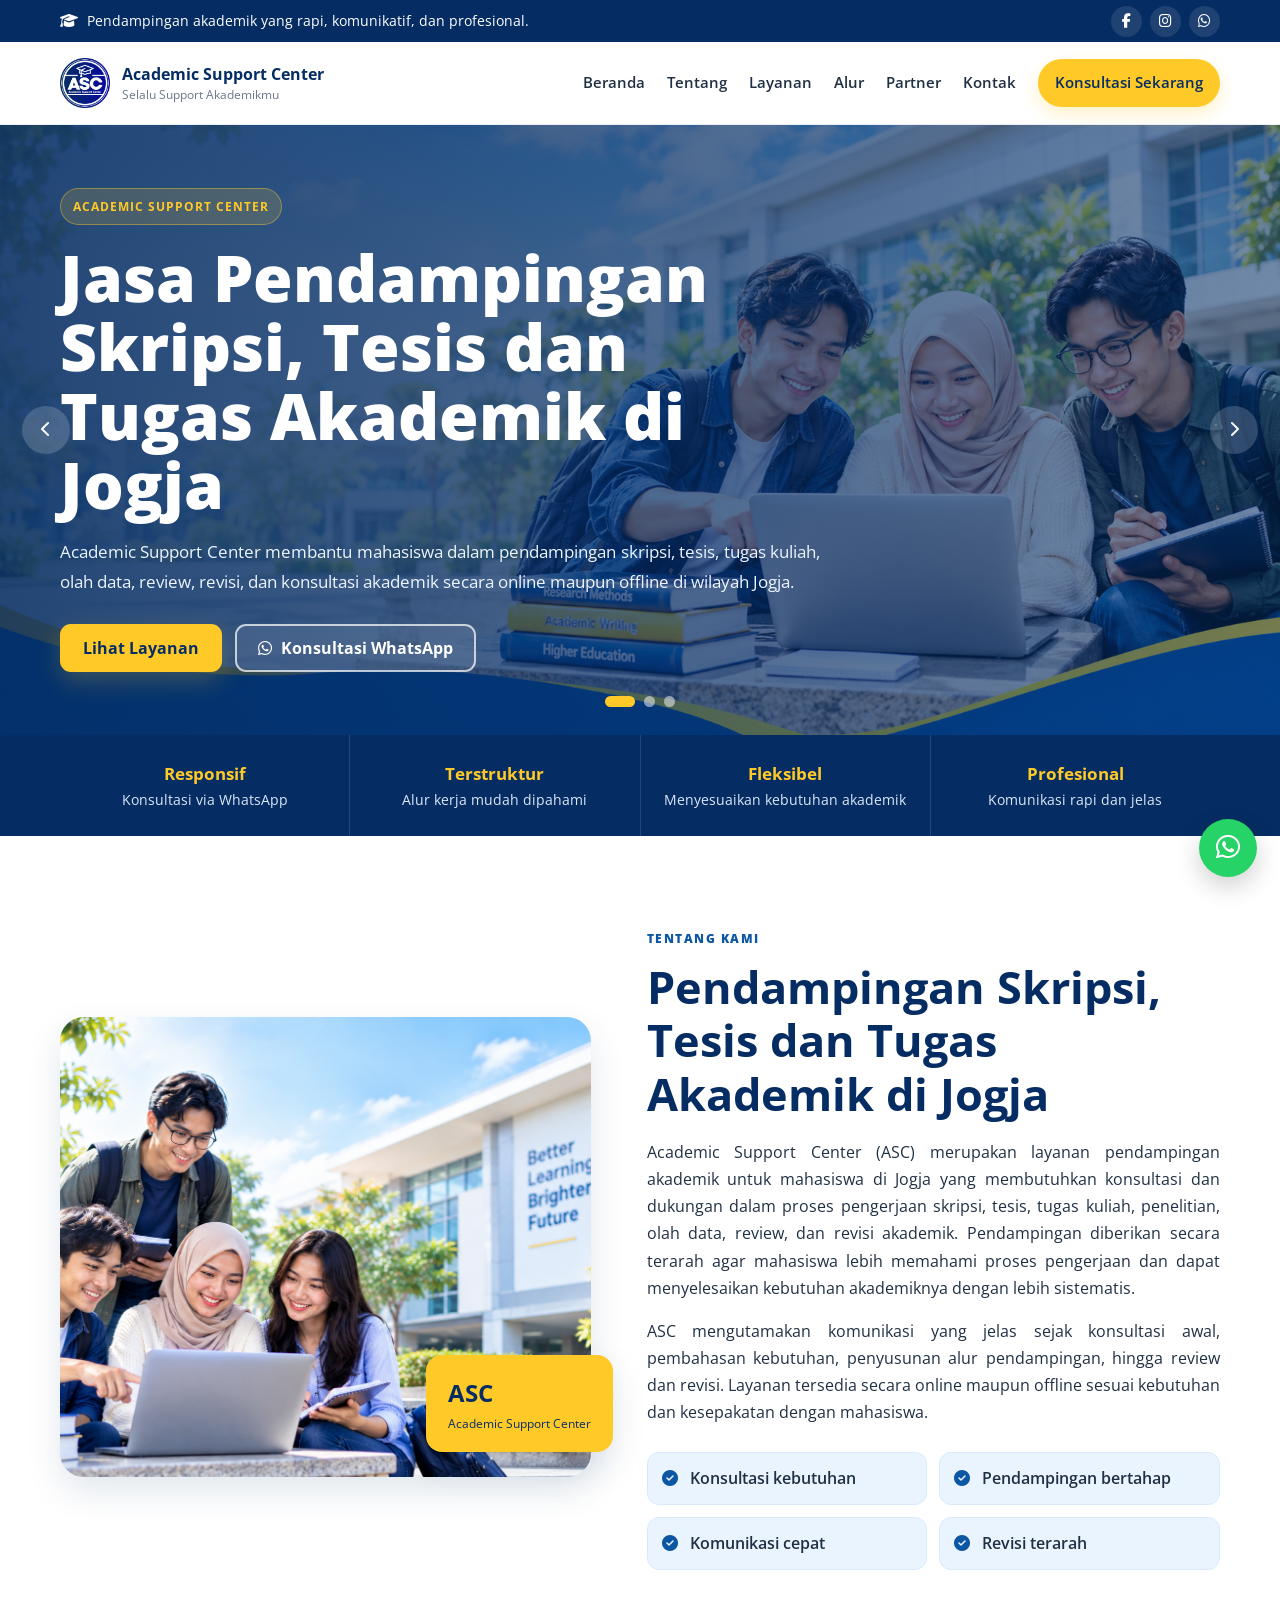
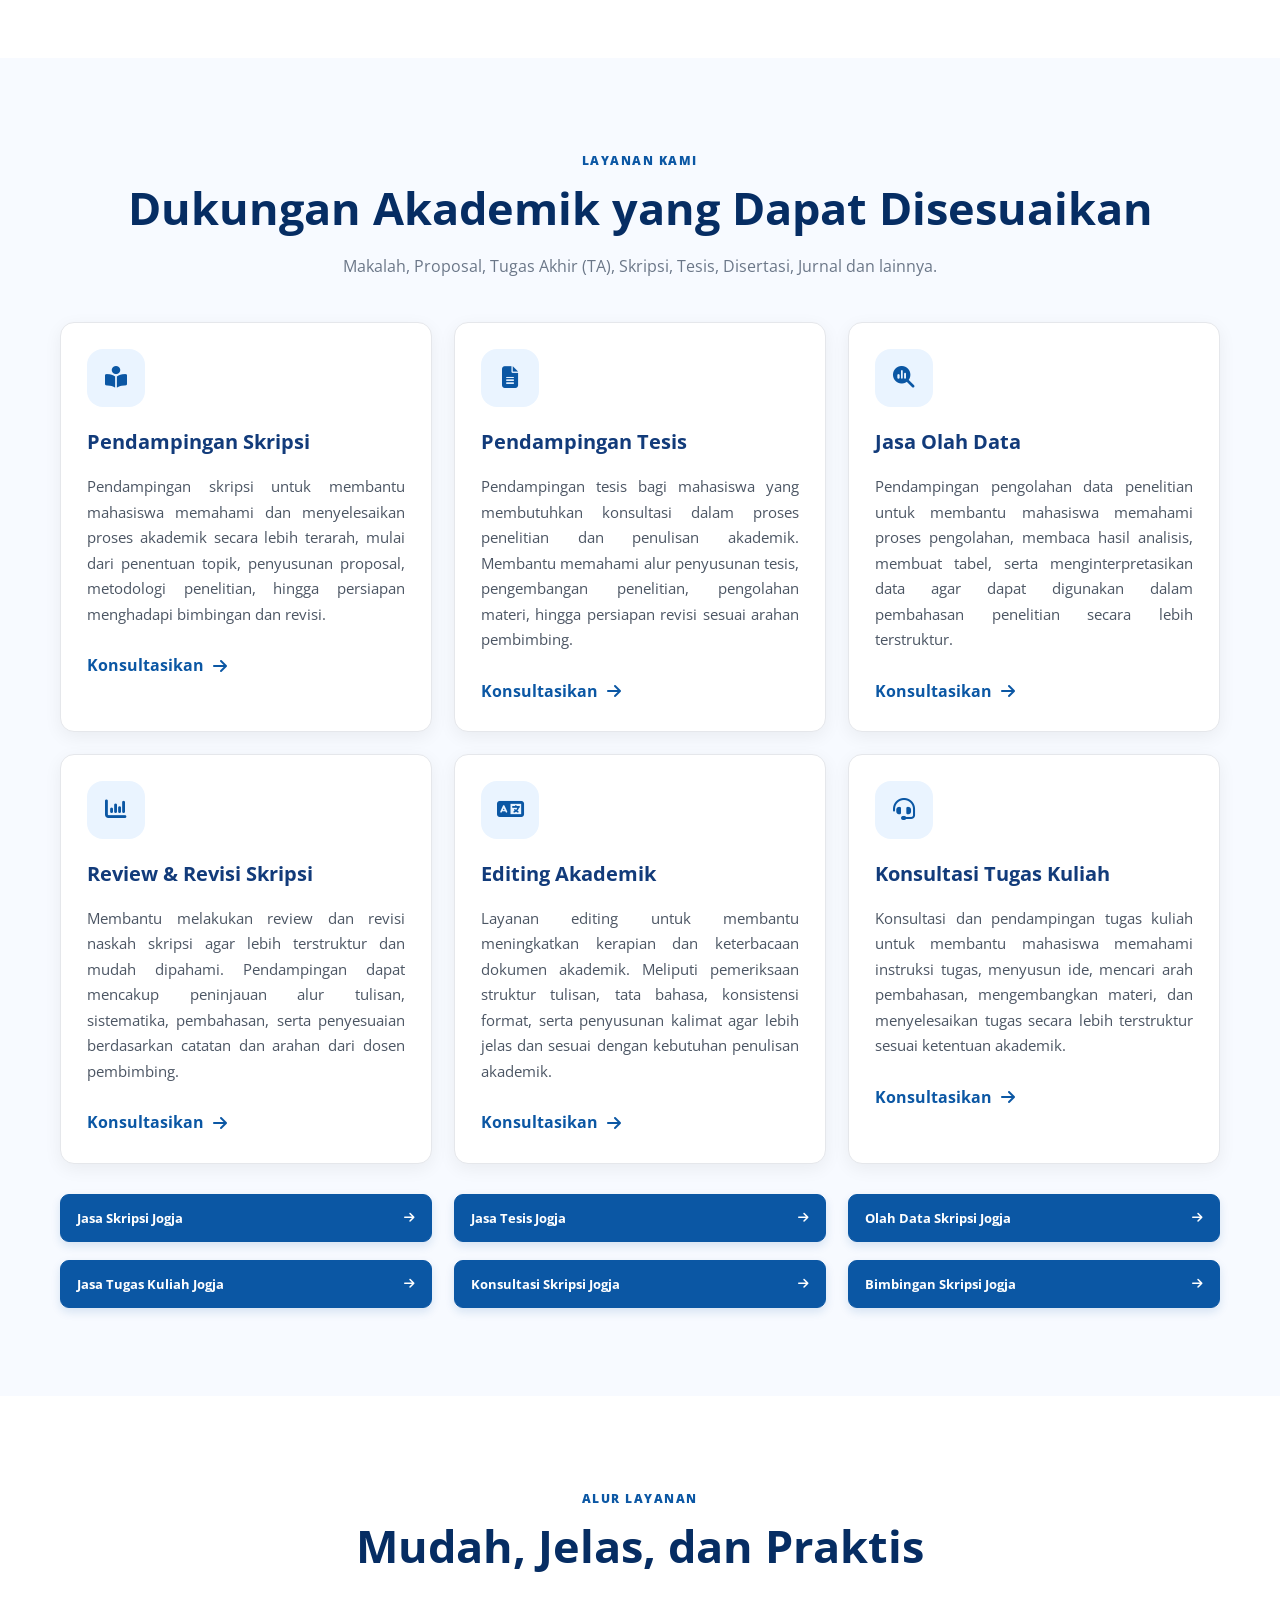
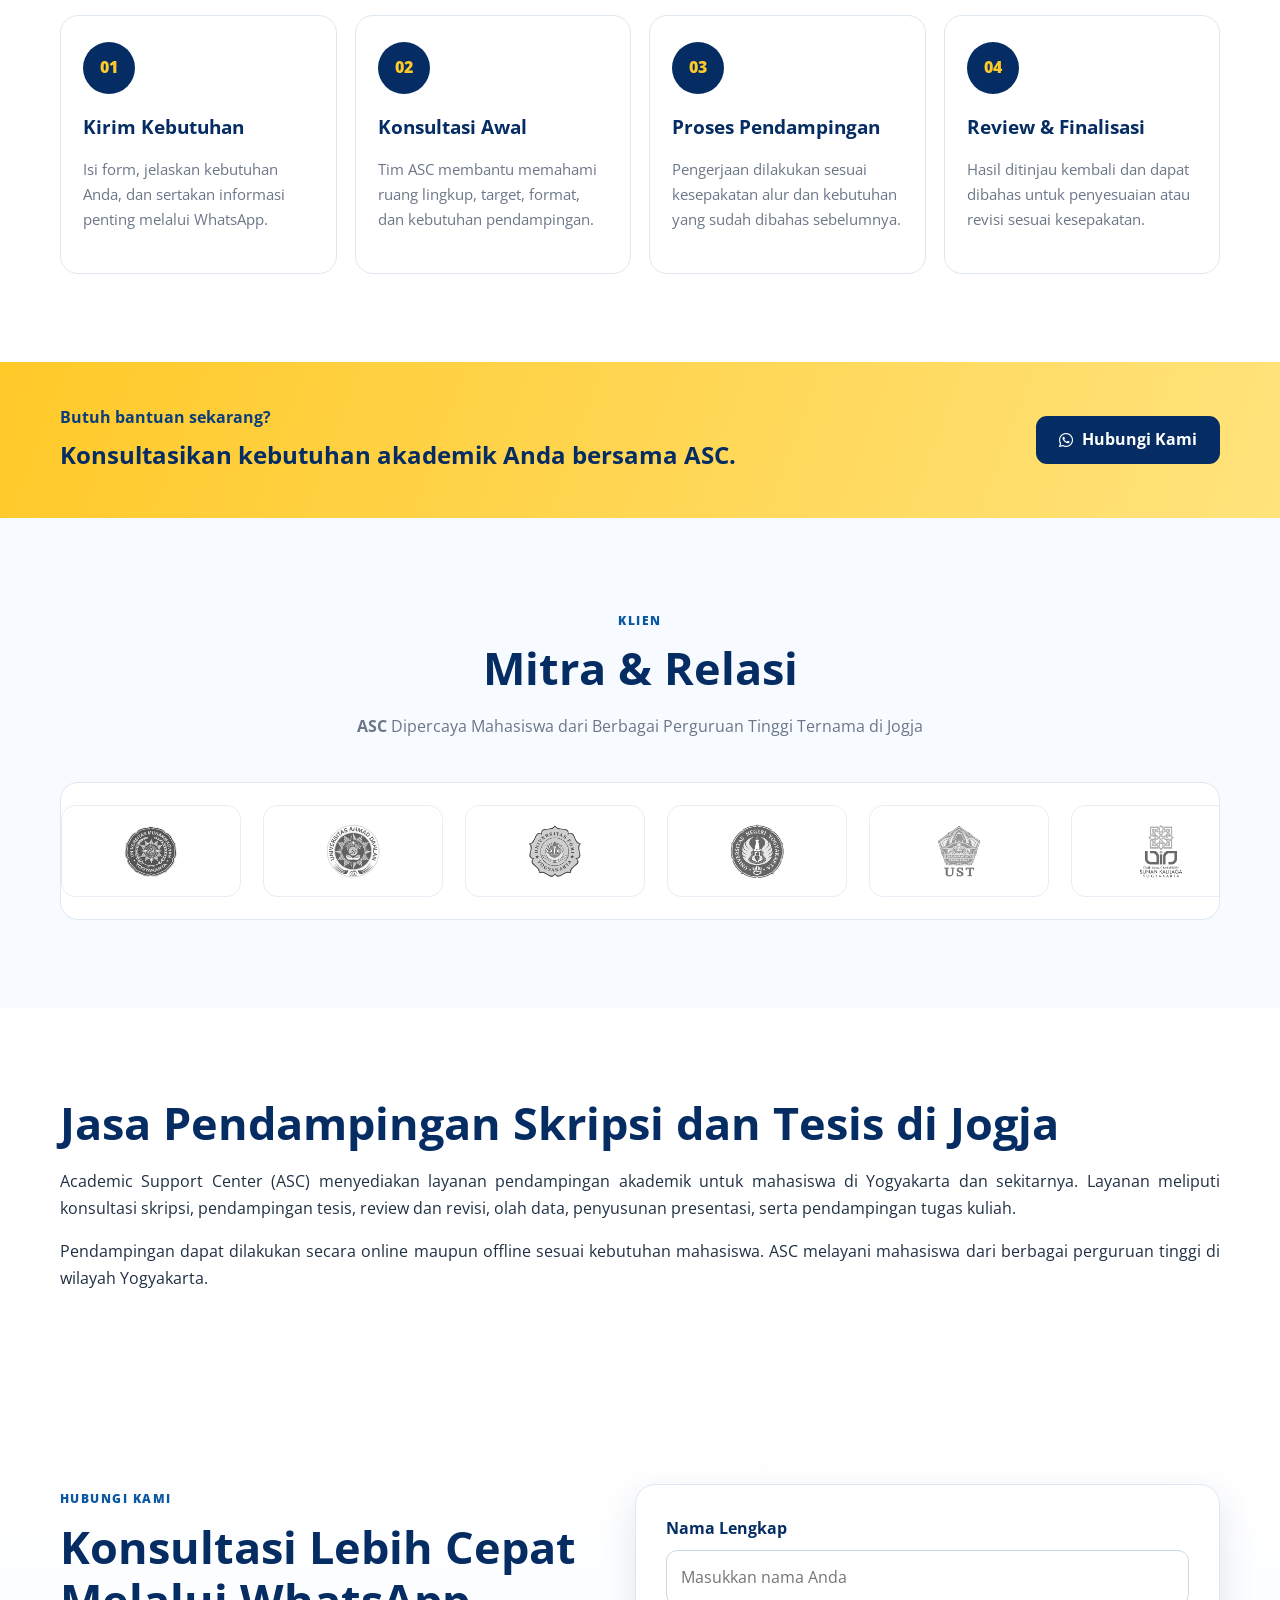
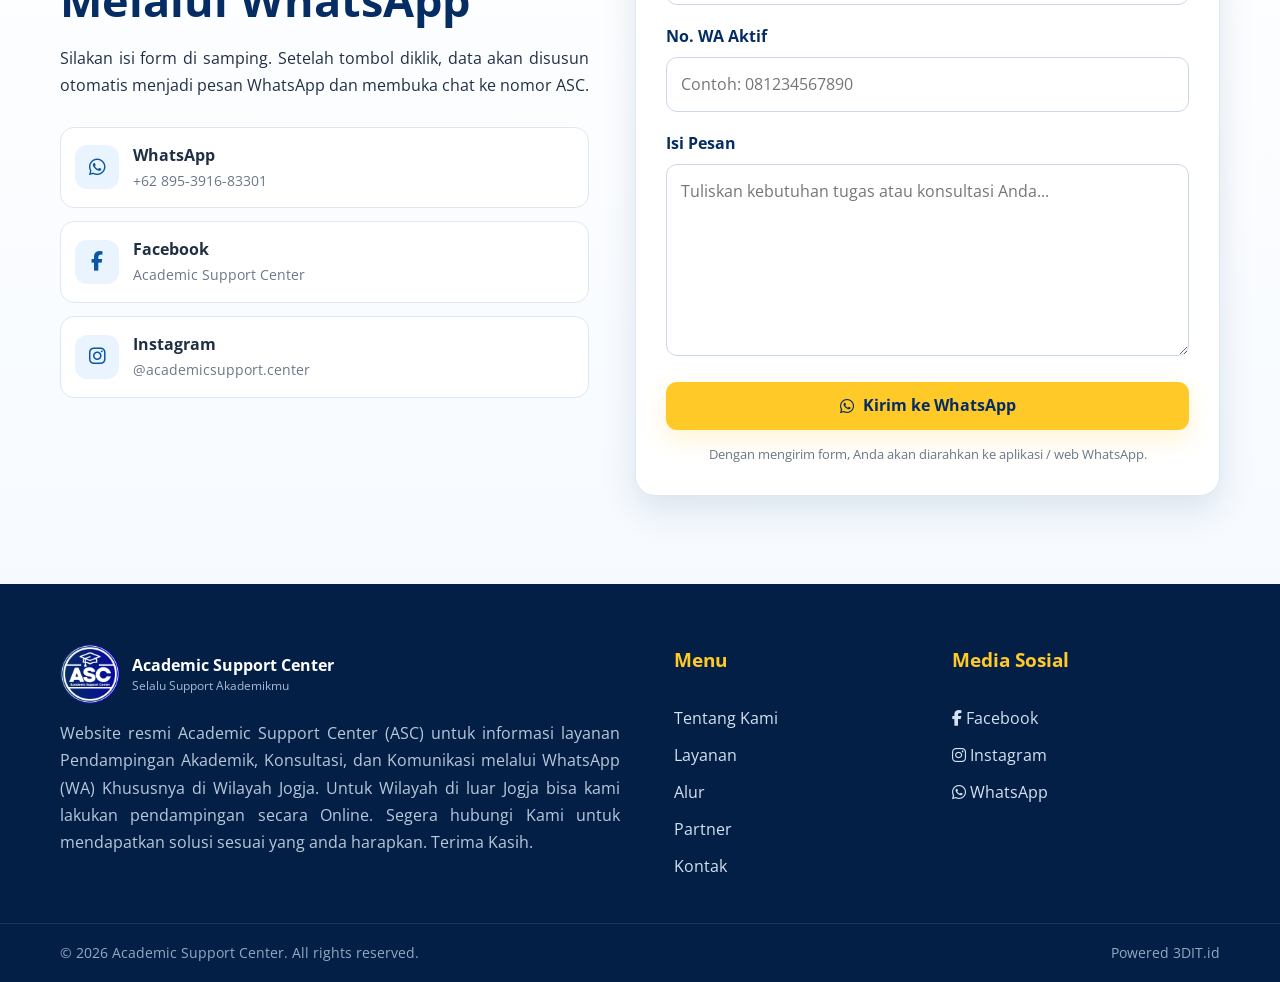
<file: index.html>
<!DOCTYPE html>
<html lang="id">
<head>
  
  <link rel="icon" type="image/png" href="./faviconASC.png">
  <meta charset="UTF-8" />
  <meta name="viewport" content="width=device-width, initial-scale=1.0" />
  <meta name="description" content="Academic Support Center menyediakan jasa pendampingan skripsi, tesis, tugas kuliah, olah data, review dan revisi akademik di Jogja. Konsultasi mudah melalui WhatsApp." />
  <meta name="keywords" content="jasa skripsi Jogja, jasa tesis Jogja, pendampingan skripsi Jogja, bimbingan skripsi Jogja, jasa tugas mahasiswa Jogja, olah data skripsi Jogja, konsultasi skripsi Jogja, Academic Support Center, ASC" />
  <meta name="author" content="Academic Support Center" />
  <link rel="canonical" href="https://acsjogja.github.io/01/">
  <title>Jasa Skripsi & Tesis Jogja | Academic Support Center (ASC)</title>

  <link rel="preconnect" href="https://fonts.googleapis.com">
  <link rel="preconnect" href="https://fonts.gstatic.com" crossorigin>
  <link href="https://fonts.googleapis.com/css2?family=Open+Sans:wght@400;500;600;700;800&display=swap" rel="stylesheet">
  <link rel="stylesheet" href="https://cdnjs.cloudflare.com/ajax/libs/font-awesome/6.5.2/css/all.min.css" />
  <style>

    
:root {
  --blue-900: #062d63;
  --blue-800: #0a3d7c;
  --blue-700: #0b57a4;
  --blue-600: #1268bf;
  --blue-100: #eaf4ff;
  --yellow: #ffc928;
  --yellow-dark: #e3aa00;
  --white: #ffffff;
  --text: #203044;
  --muted: #6b7788;
  --border: #dfe7f1;
  --surface: #f7faff;
  --shadow: 0 14px 35px rgba(11, 58, 111, .12);
  --radius: 18px;
}

* { box-sizing: border-box; }
html { scroll-behavior: smooth; }
body {
  margin: 0;
  font-family: "Open Sans", Arial, sans-serif;
  color: var(--text);
  background: var(--white);
  line-height: 1.7;
}
img { max-width: 100%; display: block; }
a { color: inherit; text-decoration: none; }
button, input, textarea { font: inherit; }
.container { width: min(1160px, calc(100% - 36px)); margin-inline: auto; }
.justify { text-align: justify; }
.skip-link { position: absolute; left: -999px; top: 0; background: var(--yellow); color: var(--blue-900); padding: 8px 12px; z-index: 9999; }
.skip-link:focus { left: 10px; top: 10px; }

.topbar { background: var(--blue-900); color: var(--white); font-size: .9rem; }
.topbar-inner { min-height: 42px; display: flex; align-items: center; justify-content: space-between; gap: 20px; }
.topbar-text { display: flex; align-items: center; gap: 9px; }
.topbar-social { display: flex; gap: 8px; }
.topbar-social a { width: 31px; height: 31px; display: grid; place-items: center; border-radius: 50%; background: rgba(255,255,255,.1); transition: .3s; }
.topbar-social a:hover { background: var(--yellow); color: var(--blue-900); transform: translateY(-2px); }

.navbar { position: sticky; top: 0; z-index: 1000; background: rgba(255,255,255,.96); border-bottom: 1px solid rgba(6,45,99,.08); backdrop-filter: blur(12px); }
.navbar-inner { min-height: 82px; display: flex; align-items: center; justify-content: space-between; gap: 28px; }
.brand { display: flex; align-items: center; gap: 12px; min-width: 280px; }
.brand-mark { width: 52px; height: 52px; border-radius: 14px; background: linear-gradient(135deg, var(--blue-900), var(--blue-600)); color: var(--yellow); display: grid; place-items: center; font-weight: 800; letter-spacing: 1px; box-shadow: var(--shadow); }
.brand-text { display: flex; flex-direction: column; line-height: 1.25; }
.brand-text strong { color: var(--blue-900); font-size: 1rem; }
.brand-text span { color: var(--muted); font-size: .78rem; margin-top: 3px; }
.nav-links { display: flex; align-items: center; gap: 22px; font-weight: 600; font-size: .95rem; }
.nav-links > a { position: relative; transition: .25s; }
.nav-links > a:not(.nav-cta)::after { content: ""; position: absolute; left: 0; bottom: -8px; width: 0; height: 3px; border-radius: 10px; background: var(--yellow); transition: .3s; }
.nav-links > a:hover { color: var(--blue-700); }
.nav-links > a:hover::after { width: 100%; }
.nav-cta { background: var(--yellow); color: var(--blue-900); padding: 11px 17px; border-radius: 999px; box-shadow: 0 7px 18px rgba(255,201,40,.26); }
.nav-cta:hover { background: var(--yellow-dark); transform: translateY(-2px); }
.menu-toggle { display: none; background: transparent; border: 0; padding: 8px; cursor: pointer; }
.menu-toggle span { width: 27px; height: 3px; background: var(--blue-900); display: block; margin: 5px 0; border-radius: 3px; }

.hero { position: relative; overflow: hidden; }
.slider { position: relative; min-height: 610px; }
.slide { position: absolute; inset: 0; opacity: 0; visibility: hidden; background-size: cover; background-position: center; transition: opacity .8s ease, visibility .8s ease; display: flex; align-items: center; }
.slide.active { opacity: 1; visibility: visible; }
.slide-content { color: var(--white); max-width: 1160px; }
.slide-content > * { max-width: 760px; }
.eyebrow { display: inline-flex; background: rgba(255,201,40,.16); border: 1px solid rgba(255,201,40,.42); color: var(--yellow); padding: 7px 12px; border-radius: 999px; font-weight: 700; text-transform: uppercase; letter-spacing: .08em; font-size: .78rem; }
.slide h1, .slide h2 { font-size: clamp(2.2rem, 5vw, 4.3rem); line-height: 1.08; margin: 18px 0; font-weight: 800; }
.slide p { font-size: 1.08rem; color: #edf5ff; text-align: justify; }
.hero-actions { display: flex; flex-wrap: wrap; gap: 13px; margin-top: 28px; }
.btn { display: inline-flex; align-items: center; justify-content: center; gap: 9px; min-height: 48px; padding: 0 21px; border-radius: 11px; font-weight: 700; border: 2px solid transparent; transition: .3s; cursor: pointer; }
.btn:hover { transform: translateY(-3px); }
.btn-primary { background: var(--yellow); color: var(--blue-900); box-shadow: 0 9px 24px rgba(255,201,40,.22); }
.btn-primary:hover { background: #ffd753; }
.btn-outline { border-color: rgba(255,255,255,.7); color: var(--white); background: rgba(255,255,255,.08); }
.btn-outline:hover { background: var(--white); color: var(--blue-900); }
.btn-dark { background: var(--blue-900); color: var(--white); }
.btn-full { width: 100%; border: 0; }
.slider-control { position: absolute; top: 50%; transform: translateY(-50%); width: 48px; height: 48px; border: 0; border-radius: 50%; background: rgba(255,255,255,.17); color: var(--white); font-size: 1rem; cursor: pointer; z-index: 4; transition: .3s; }
.slider-control:hover { background: var(--yellow); color: var(--blue-900); }
.slider-control.prev { left: 22px; }
.slider-control.next { right: 22px; }
.slider-dots { position: absolute; z-index: 5; left: 50%; bottom: 28px; transform: translateX(-50%); display: flex; gap: 9px; }
.slider-dots button { width: 11px; height: 11px; border: 0; border-radius: 50%; background: rgba(255,255,255,.5); cursor: pointer; padding: 0; }
.slider-dots button.active { width: 30px; border-radius: 8px; background: var(--yellow); }

.stats-strip { background: var(--blue-900); color: var(--white); }
.stats-grid { display: grid; grid-template-columns: repeat(4, 1fr); gap: 1px; background: rgba(255,255,255,.12); }
.stats-grid > div { padding: 24px 22px; background: var(--blue-900); display: flex; flex-direction: column; align-items: center; text-align: center; }
.stats-grid strong { color: var(--yellow); font-size: 1.08rem; }
.stats-grid span { font-size: .88rem; color: #dbe8f8; }

.section { padding: 88px 0; }
.section-alt { background: var(--surface); }
.section-kicker { display: inline-block; color: var(--blue-700); font-weight: 800; font-size: .78rem; letter-spacing: .12em; text-transform: uppercase; margin-bottom: 10px; }
.section-title { color: var(--blue-900); margin: 0 0 18px; font-size: clamp(1.8rem, 4vw, 2.8rem); line-height: 1.2; }
.section-subtitle { color: var(--muted); max-width: 760px; margin: 0 auto; }
.section-heading { margin-bottom: 42px; }
.center { text-align: center; }

.about-grid { display: grid; grid-template-columns: 1fr 1.08fr; gap: 56px; align-items: center; }
.about-image-wrap { position: relative; }
.about-image { width: 100%; min-height: 460px; object-fit: cover; border-radius: 24px; box-shadow: var(--shadow); background: var(--blue-100); }
.about-badge { position: absolute; right: -22px; bottom: 25px; background: var(--yellow); color: var(--blue-900); padding: 18px 22px; border-radius: 16px; box-shadow: var(--shadow); display: flex; flex-direction: column; }
.about-badge strong { font-size: 1.5rem; }
.about-badge span { font-size: .76rem; }
.check-grid { display: grid; grid-template-columns: repeat(2, 1fr); gap: 12px; margin-top: 25px; }
.check-grid div { background: var(--blue-100); border: 1px solid #d9eaff; border-radius: 12px; padding: 12px 14px; font-weight: 600; }
.check-grid i { color: var(--blue-700); margin-right: 8px; }

.cards-grid { display: grid; grid-template-columns: repeat(3, 1fr); gap: 22px; }
.service-card { background: var(--white); border: 1px solid var(--border); border-radius: var(--radius); padding: 28px; transition: .35s; box-shadow: 0 8px 20px rgba(13,59,105,.05); }
.service-card:hover { transform: translateY(-8px); box-shadow: var(--shadow); border-color: #c7dbef; }
.service-icon { width: 58px; height: 58px; display: grid; place-items: center; border-radius: 16px; background: var(--blue-100); color: var(--blue-700); font-size: 1.35rem; transition: .3s; }
.service-card:hover .service-icon { background: var(--blue-700); color: var(--yellow); transform: rotate(-4deg) scale(1.05); }
.service-card h3 { color: var(--blue-900); margin: 18px 0 10px; }
.service-card p { color: var(--muted); font-size: .94rem; }
.service-card a { display: inline-flex; gap: 9px; align-items: center; color: var(--blue-700); font-weight: 700; margin-top: 7px; }
.service-card a i { transition: .3s; }
.service-card a:hover i { transform: translateX(5px); }

.timeline { display: grid; grid-template-columns: repeat(4, 1fr); gap: 18px; }
.timeline-item { position: relative; border: 1px solid var(--border); border-radius: var(--radius); padding: 26px 22px; background: var(--white); transition: .3s; }
.timeline-item:hover { transform: translateY(-6px); box-shadow: var(--shadow); }
.step { width: 52px; height: 52px; display: grid; place-items: center; border-radius: 50%; background: var(--blue-900); color: var(--yellow); font-weight: 800; }
.timeline-item h3 { color: var(--blue-900); margin: 17px 0 7px; }
.timeline-item p { color: var(--muted); font-size: .92rem; }

.cta-banner { background: linear-gradient(110deg, var(--yellow), #ffe37c); padding: 42px 0; }
.cta-inner { display: flex; justify-content: space-between; align-items: center; gap: 30px; }
.cta-inner span { font-weight: 700; color: var(--blue-800); }
.cta-inner h2 { margin: 4px 0 0; color: var(--blue-900); max-width: 760px; }

.logo-marquee { overflow: hidden; background: var(--white); border: 1px solid var(--border); border-radius: 18px; padding: 22px 0; }
.logo-track { display: flex; width: max-content; gap: 22px; animation: marquee 28s linear infinite; }
.logo-marquee:hover .logo-track { animation-play-state: paused; }
.partner-logo { width: 180px; height: 92px; flex: 0 0 auto; display: grid; place-items: center; border: 1px solid #e7edf5; border-radius: 14px; background: #fff; padding: 14px; transition: .3s; }
.partner-logo:hover { transform: translateY(-5px); box-shadow: var(--shadow); }
.partner-logo img { max-height: 58px; object-fit: contain; filter: grayscale(100%); opacity: .8; transition: .3s; }
.partner-logo:hover img { filter: grayscale(0%); opacity: 1; }
@keyframes marquee { from { transform: translateX(0); } to { transform: translateX(calc(-50% - 11px)); } }

.contact-section { background: linear-gradient(180deg, #fff, #f6faff); }
.contact-grid { display: grid; grid-template-columns: .95fr 1.05fr; gap: 46px; align-items: start; }
.contact-list { display: grid; gap: 13px; margin-top: 27px; }
.contact-list a { display: flex; align-items: center; gap: 14px; padding: 14px; border: 1px solid var(--border); border-radius: 14px; background: #fff; transition: .3s; }
.contact-list a:hover { transform: translateX(5px); box-shadow: var(--shadow); }
.contact-list > a > i { width: 44px; height: 44px; border-radius: 12px; display: grid; place-items: center; background: var(--blue-100); color: var(--blue-700); font-size: 1.2rem; }
.contact-list div { display: flex; flex-direction: column; }
.contact-list span { color: var(--muted); font-size: .9rem; }
.contact-form { background: var(--white); border: 1px solid var(--border); border-radius: 20px; box-shadow: var(--shadow); padding: 30px; }
.form-group { margin-bottom: 18px; }
.form-group label { display: block; margin-bottom: 7px; font-weight: 700; color: var(--blue-900); }
.form-group input, .form-group textarea { width: 100%; border: 1px solid #ccd8e6; border-radius: 11px; padding: 13px 14px; outline: none; transition: .25s; background: #fff; }
.form-group textarea { resize: vertical; }
.form-group input:focus, .form-group textarea:focus { border-color: var(--blue-600); box-shadow: 0 0 0 4px rgba(18,104,191,.1); }
.form-note { color: var(--muted); font-size: .82rem; text-align: center; margin-bottom: 0; }

.footer { background: #041f45; color: #eaf3ff; }
.footer-grid { display: grid; grid-template-columns: 1.7fr .7fr .8fr; gap: 44px; padding: 60px 0 42px; }
.footer .brand-text strong { color: #fff; }
.footer .brand-text span { color: #a7bad2; }
.footer .brand-mark { box-shadow: none; }
.footer p { color: #b9c9dc; max-width: 560px; }
.footer h3 { color: var(--yellow); margin-top: 0; }
.footer-grid > div:not(:first-child) { display: flex; flex-direction: column; gap: 10px; }
.footer-grid a { color: #d4e2f3; transition: .25s; }
.footer-grid a:hover { color: var(--yellow); transform: translateX(4px); }
.footer-bottom { border-top: 1px solid rgba(255,255,255,.1); }
.footer-bottom .container { min-height: 58px; display: flex; justify-content: space-between; align-items: center; gap: 20px; color: #94a9c3; font-size: .85rem; }

.floating-wa { position: fixed; right: 23px; bottom: 23px; z-index: 900; width: 58px; height: 58px; border-radius: 50%; background: #25d366; color: #fff; display: grid; place-items: center; font-size: 1.7rem; box-shadow: 0 10px 25px rgba(0,0,0,.18); transition: .3s; }
.floating-wa:hover { transform: translateY(-5px) scale(1.04); }
.back-to-top { position: fixed; right: 29px; bottom: 92px; z-index: 899; width: 44px; height: 44px; border: 0; border-radius: 50%; background: var(--blue-900); color: var(--white); cursor: pointer; opacity: 0; visibility: hidden; transform: translateY(10px); transition: .3s; }
.back-to-top.show { opacity: 1; visibility: visible; transform: translateY(0); }

@media (max-width: 980px) {
  .menu-toggle { display: block; }
  .nav-links { position: absolute; left: 18px; right: 18px; top: calc(100% + 8px); display: none; flex-direction: column; align-items: stretch; gap: 0; background: #fff; padding: 14px; border: 1px solid var(--border); border-radius: 16px; box-shadow: var(--shadow); }
  .nav-links.open { display: flex; }
  .nav-links a { padding: 11px 12px; }
  .nav-links > a:not(.nav-cta)::after { display: none; }
  .nav-cta { text-align: center; margin-top: 6px; }
  .about-grid, .contact-grid { grid-template-columns: 1fr; }
  .about-image-wrap { max-width: 680px; }
  .cards-grid { grid-template-columns: repeat(2, 1fr); }
  .timeline { grid-template-columns: repeat(2, 1fr); }
  .footer-grid { grid-template-columns: 1.4fr 1fr 1fr; }
}

@media (max-width: 720px) {
  .topbar-text span { display: none; }
  .brand { min-width: auto; }
  .brand-text strong { font-size: .9rem; }
  .brand-text span { display: none; }
  .slider { min-height: 620px; }
  .slide h1, .slide h2 { font-size: 2.45rem; }
  .slide p { font-size: .98rem; }
  .slider-control { display: none; }
  .stats-grid { grid-template-columns: repeat(2, 1fr); }
  .section { padding: 68px 0; }
  .cards-grid, .timeline { grid-template-columns: 1fr; }
  .about-badge { right: 12px; }
  .check-grid { grid-template-columns: 1fr; }
  .cta-inner { flex-direction: column; align-items: flex-start; }
  .footer-grid { grid-template-columns: 1fr; }
  .footer-bottom .container { flex-direction: column; justify-content: center; text-align: center; padding: 12px 0; }
}

@media (max-width: 460px) {
  .container { width: min(100% - 24px, 1160px); }
  .navbar-inner { min-height: 74px; }
  .brand-mark { width: 45px; height: 45px; border-radius: 12px; }
  .brand-text strong { max-width: 180px; line-height: 1.15; }
  .slide h1, .slide h2 { font-size: 2rem; }
  .hero-actions { flex-direction: column; align-items: stretch; }
  .hero-actions .btn { width: 100%; }
  .stats-grid { grid-template-columns: 1fr; }
  .about-image { min-height: 340px; }
  .contact-form { padding: 22px; }
  .floating-wa { right: 16px; bottom: 16px; }
  .back-to-top { right: 23px; bottom: 84px; }
}
/* =========================
   LOGO FOOTER ASC
   ========================= */

.footer-brand {
    display: flex;
    align-items: center;
    gap: 12px;
}

.footer-brand .footer-logo {
    width: 60px !important;
    height: 60px !important;
    min-width: 60px !important;
    max-width: 60px !important;
    min-height: 60px !important;
    max-height: 60px !important;
    object-fit: contain !important;
    display: block !important;
    flex: 0 0 60px !important;
}

    /* =========================
   SEO SERVICE CARDS
   ========================= */

.services-section {
    padding: 70px 0;
    background: #f8fafc;
}

.section-intro {
    max-width: 850px;
    margin: 0 auto 35px;
    text-align: center;
}

.services-grid {
    display: grid;
    grid-template-columns: repeat(3, 1fr);
    gap: 24px;
}

.service-card {
    background: #ffffff;
    padding: 26px;
    border-radius: 14px;
    border: 1px solid #e5e7eb;

    box-shadow:
        0 5px 18px rgba(0, 0, 0, 0.06);

    transition:
        transform 0.3s ease,
        box-shadow 0.3s ease;
}

.service-card:hover {
    transform: translateY(-6px);

    box-shadow:
        0 12px 28px rgba(0, 0, 0, 0.10);
}

.service-card h3 {
    color: #123b7a;
    font-size: 20px;
    margin-bottom: 12px;
}

.service-card p {
    color: #4b5563;
    font-size: 15px;
    margin-bottom: 18px;
}

.service-link {
    display: inline-block;

    color: #123b7a;
    font-weight: 700;
    text-decoration: none;

    transition: 0.3s;
}

.service-link:hover {
    color: #f2b705;
    transform: translateX(4px);
}


/* MOBILE */

@media (max-width: 900px) {

    .services-grid {
        grid-template-columns: repeat(2, 1fr);
    }

}


@media (max-width: 600px) {

    .services-section {
        padding: 50px 0;
    }

    .services-grid {
        grid-template-columns: 1fr;
    }

    .service-card {
        padding: 22px;
    }

}

/* =========================================================
   BUTTON LAYANAN - SEJAJAR DENGAN KARTU LAYANAN
   ========================================================= */

.service-buttons-wrap {
    display: grid;

    grid-template-columns: repeat(3, 1fr);
    gap: 18px 22px;

    /* SAMA DENGAN LEBAR CONTAINER KARTU */
    width: 100%;
    max-width: 1160px;

    margin: 30px auto 0;
    padding: 0;

    box-sizing: border-box;
}

/* =========================================================
   BUTTON
   ========================================================= */

.service-buttons-wrap .service-button {
    display: flex !important;
    align-items: center;
    justify-content: space-between;

    width: 100% !important;
    height: 48px;

    padding: 0 16px;

    box-sizing: border-box;

    background: #0b57a4 !important;
    color: #ffffff !important;

    border: 1px solid #0b57a4;
    border-radius: 9px;

    text-decoration: none !important;

    font-family: "Open Sans", Arial, sans-serif;
    font-size: 13px;
    font-weight: 700;

    box-shadow: 0 4px 10px rgba(11, 87, 164, 0.14);

    transition: all 0.25s ease;
}

/* TEKS */

.service-buttons-wrap .service-button span {
    color: #ffffff !important;
    white-space: nowrap;
}

/* PANAH */

.service-buttons-wrap .service-button i {
    color: #ffffff !important;
    font-size: 12px;
    margin-left: 10px;

    transition: transform 0.25s ease;
}

/* =========================================================
   HOVER = KUNING
   ========================================================= */

.service-buttons-wrap .service-button:hover {
    background: #ffc928 !important;
    color: #062d63 !important;

    border-color: #ffc928;

    transform: translateY(-3px);

    box-shadow: 0 7px 16px rgba(227, 170, 0, 0.22);
}

.service-buttons-wrap .service-button:hover span,
.service-buttons-wrap .service-button:hover i {
    color: #062d63 !important;
}

.service-buttons-wrap .service-button:hover i {
    transform: translateX(4px);
}

/* =========================================================
   TABLET
   ========================================================= */

@media (max-width: 900px) {

    .service-buttons-wrap {
        grid-template-columns: repeat(2, 1fr);
        max-width: 100%;
    }

}

/* =========================================================
   HP
   ========================================================= */

@media (max-width: 400px) {

    .service-buttons-wrap {
        grid-template-columns: 1fr;
        gap: 12px;
        max-width: 90%;
        margin-top: 25px;
    }

    .service-buttons-wrap .service-button {
        height: 46px;
        font-size: 13px;
    }

}

  </style>
</head>
<body>
  <a class="skip-link" href="#main-content">Lewati ke konten utama</a>

  <header class="site-header" id="home">
    <div class="topbar">
      <div class="container topbar-inner">
        <div class="topbar-text">
          <i class="fa-solid fa-graduation-cap"></i>
          <span>Pendampingan akademik yang rapi, komunikatif, dan profesional.</span>
        </div>
        <div class="topbar-social">
          <a href="https://www.facebook.com/profile.php?id=61594514326640" target="_blank" rel="noopener" aria-label="Facebook ASC"><i class="fa-brands fa-facebook-f"></i></a>
          <a href="https://www.instagram.com/academicsupport.center/" target="_blank" rel="noopener" aria-label="Instagram ASC"><i class="fa-brands fa-instagram"></i></a>
          <a href="https://wa.me/62895391683301" target="_blank" rel="noopener" aria-label="WhatsApp ASC"><i class="fa-brands fa-whatsapp"></i></a>
        </div>
      </div>
    </div>

  <nav class="navbar" aria-label="Navigasi utama">
    <div class="container navbar-inner">
        <a href="#home" class="brand">
           <img src="./logoASC.png"
             alt="Academic Support Center"
             class="brand-logo"
             width="50"
             height="50"
             style="width:50px !important; height:50px !important; max-width:50px !important; max-height:50px !important; object-fit:contain;">
            <div class="brand-text">
                <strong>Academic Support Center</strong>
                <span>Selalu Support Akademikmu</span>
            </div>
        </a>

        <button class="menu-toggle" id="menuToggle" aria-label="Buka menu" aria-expanded="false" aria-controls="mainNav">
          <span></span><span></span><span></span>
        </button>

        <div class="nav-links" id="mainNav">
          <a href="#home">Beranda</a>
          <a href="#about">Tentang</a>
          <a href="#services">Layanan</a>
          <a href="#process">Alur</a>
          <a href="#partners">Partner</a>
          <a href="#contact">Kontak</a>
          <a class="nav-cta" href="#contact">Konsultasi Sekarang</a>
        </div>
      </div>
    </nav>
  </header>

  <main id="main-content">
    <section class="hero">
      <div class="slider" id="heroSlider">
        <article class="slide active" style="background-image: linear-gradient(90deg, rgba(4,44,98,.88), rgba(4,44,98,.55)), url('./hero-a.png');">
          <div class="container slide-content">
            <span class="eyebrow">Academic Support Center</span>
            <h1>Jasa Pendampingan Skripsi, Tesis dan Tugas Akademik di Jogja</h1>
            <p>Academic Support Center membantu mahasiswa dalam pendampingan skripsi, tesis, tugas kuliah, olah data, review, revisi, dan konsultasi akademik secara online maupun offline di wilayah Jogja.</p>
            <div class="hero-actions">
              <a class="btn btn-primary" href="#services">Lihat Layanan</a>
              <a class="btn btn-outline" href="#contact"><i class="fa-brands fa-whatsapp"></i> Konsultasi WhatsApp</a>
            </div>
          </div>
        </article>

        <article class="slide" style="background-image: linear-gradient(90deg, rgba(4,44,98,.88), rgba(4,44,98,.55)), url('./hero-b.png');">
          <div class="container slide-content">
            <span class="eyebrow">Pendampingan Fleksibel</span>
            <h2>Bisa Disesuaikan dengan Kebutuhan Tugas dan Target Anda</h2>
            <p>Mulai dari diskusi topik, bantuan struktur, pengecekan dokumen, hingga konsultasi revisi. Semua dikerjakan dengan alur komunikasi yang jelas.</p>
            <div class="hero-actions">
              <a class="btn btn-primary" href="#process">Lihat Alur Kerja</a>
              <a class="btn btn-outline" href="#contact">Hubungi ASC</a>
            </div>
          </div>
        </article>

        <article class="slide" style="background-image: linear-gradient(90deg, rgba(4,44,98,.88), rgba(4,44,98,.55)), url('./hero-c.png');">
          <div class="container slide-content">
            <span class="eyebrow">Cepat & Responsif</span>
            <h2>Komunikasi Lebih Mudah Lewat WhatsApp</h2>
            <p>Kirim kebutuhan Anda melalui form di website. Pesan akan otomatis diarahkan ke WhatsApp ASC agar proses konsultasi menjadi lebih cepat.</p>
            <div class="hero-actions">
              <a class="btn btn-primary" href="#contact">Isi Form Konsultasi</a>
            </div>
          </div>
        </article>

        <button class="slider-control prev" aria-label="Slide sebelumnya"><i class="fa-solid fa-chevron-left"></i></button>
        <button class="slider-control next" aria-label="Slide berikutnya"><i class="fa-solid fa-chevron-right"></i></button>
        <div class="slider-dots" aria-label="Navigasi slider"></div>
      </div>
    </section>

    <section class="stats-strip">
      <div class="container stats-grid">
        <div><strong>Responsif</strong><span>Konsultasi via WhatsApp</span></div>
        <div><strong>Terstruktur</strong><span>Alur kerja mudah dipahami</span></div>
        <div><strong>Fleksibel</strong><span>Menyesuaikan kebutuhan akademik</span></div>
        <div><strong>Profesional</strong><span>Komunikasi rapi dan jelas</span></div>
      </div>
    </section>

    <section class="section" id="about">
      <div class="container about-grid">
        <div class="about-image-wrap">
          <img src="./about.png" alt="Tim Academic Support Center" class="about-image" />
          <div class="about-badge"><strong>ASC</strong><span>Academic Support Center</span></div>
        </div>
        <div>
          <span class="section-kicker">Tentang Kami</span>
          <h2 class="section-title">Pendampingan Skripsi, Tesis dan Tugas Akademik di Jogja</h2>
          <p class="justify">Academic Support Center (ASC) merupakan layanan pendampingan akademik untuk mahasiswa di Jogja yang membutuhkan konsultasi dan dukungan dalam proses pengerjaan skripsi, tesis, tugas kuliah, penelitian, olah data, review, dan revisi akademik. Pendampingan diberikan secara terarah agar mahasiswa lebih memahami proses pengerjaan dan dapat menyelesaikan kebutuhan akademiknya dengan lebih sistematis.</p>
          <p class="justify">ASC mengutamakan komunikasi yang jelas sejak konsultasi awal, pembahasan kebutuhan, penyusunan alur pendampingan, hingga review dan revisi. Layanan tersedia secara online maupun offline sesuai kebutuhan dan kesepakatan dengan mahasiswa.</p>
          <div class="check-grid">
            <div><i class="fa-solid fa-circle-check"></i> Konsultasi kebutuhan</div>
            <div><i class="fa-solid fa-circle-check"></i> Pendampingan bertahap</div>
            <div><i class="fa-solid fa-circle-check"></i> Komunikasi cepat</div>
            <div><i class="fa-solid fa-circle-check"></i> Revisi terarah</div>
          </div>
        </div>
      </div>
    </section>

    <section class="section section-alt" id="services">
      <div class="container">
        <div class="section-heading center">
          <span class="section-kicker">Layanan Kami</span>
          <h2 class="section-title">Dukungan Akademik yang Dapat Disesuaikan</h2>
          <p class="section-subtitle">Makalah, Proposal, Tugas Akhir (TA), Skripsi, Tesis, Disertasi, Jurnal dan lainnya.</p>
        </div>

        <div class="cards-grid">
          <article class="service-card">
            <div class="service-icon"><i class="fa-solid fa-book-open-reader"></i></div>
            <h3>Pendampingan Skripsi</h3>
            <p class="justify">Pendampingan skripsi untuk membantu mahasiswa memahami dan menyelesaikan proses akademik secara lebih terarah, mulai dari penentuan topik, penyusunan proposal, metodologi penelitian, hingga persiapan menghadapi bimbingan dan revisi.</p>
            <a href="#contact">Konsultasikan <i class="fa-solid fa-arrow-right"></i></a>
          </article>

          <article class="service-card">
            <div class="service-icon"><i class="fa-solid fa-file-lines"></i></div>
            <h3>Pendampingan Tesis</h3>
            <p class="justify">Pendampingan tesis bagi mahasiswa yang membutuhkan konsultasi dalam proses penelitian dan penulisan akademik. Membantu memahami alur penyusunan tesis, pengembangan penelitian, pengolahan materi, hingga persiapan revisi sesuai arahan pembimbing.</p>
            <a href="#contact">Konsultasikan <i class="fa-solid fa-arrow-right"></i></a>
          </article>

          <article class="service-card">
            <div class="service-icon"><i class="fa-solid fa-magnifying-glass-chart"></i></div>
            <h3>Jasa Olah Data</h3>
            <p class="justify">Pendampingan pengolahan data penelitian untuk membantu mahasiswa memahami proses pengolahan, membaca hasil analisis, membuat tabel, serta menginterpretasikan data agar dapat digunakan dalam pembahasan penelitian secara lebih terstruktur.</p>
            <a href="#contact">Konsultasikan <i class="fa-solid fa-arrow-right"></i></a>
          </article>

          <article class="service-card">
            <div class="service-icon"><i class="fa-solid fa-chart-column"></i></div>
            <h3>Review &amp; Revisi Skripsi</h3>
            <p class="justify">Membantu melakukan review dan revisi naskah skripsi agar lebih terstruktur dan mudah dipahami. Pendampingan dapat mencakup peninjauan alur tulisan, sistematika, pembahasan, serta penyesuaian berdasarkan catatan dan arahan dari dosen pembimbing.</p>
            <a href="#contact">Konsultasikan <i class="fa-solid fa-arrow-right"></i></a>
          </article>

          <article class="service-card">
            <div class="service-icon"><i class="fa-solid fa-language"></i></div>
            <h3>Editing Akademik</h3>
            <p class="justify">Layanan editing untuk membantu meningkatkan kerapian dan keterbacaan dokumen akademik. Meliputi pemeriksaan struktur tulisan, tata bahasa, konsistensi format, serta penyusunan kalimat agar lebih jelas dan sesuai dengan kebutuhan penulisan akademik.</p>
            <a href="#contact">Konsultasikan <i class="fa-solid fa-arrow-right"></i></a>
          </article>

          <article class="service-card">
            <div class="service-icon"><i class="fa-solid fa-headset"></i></div>
            <h3>Konsultasi Tugas Kuliah</h3>
            <p class="justify">Konsultasi dan pendampingan tugas kuliah untuk membantu mahasiswa memahami instruksi tugas, menyusun ide, mencari arah pembahasan, mengembangkan materi, dan menyelesaikan tugas secara lebih terstruktur sesuai ketentuan akademik.</p>
            <a href="#contact">Konsultasikan <i class="fa-solid fa-arrow-right"></i></a>
          </article>
        </div>
      </div>

     <!-- BUTTON LAYANAN SEO -->
<div class="service-buttons-wrap">

    <a href="./jasa-skripsi-jogja.html" class="service-button">
        <span>Jasa Skripsi Jogja</span>
        <i class="fa-solid fa-arrow-right"></i>
    </a>

    <a href="./jasa-tesis-jogja.html" class="service-button">
        <span>Jasa Tesis Jogja</span>
        <i class="fa-solid fa-arrow-right"></i>
    </a>

    <a href="./olah-data-skripsi.html" class="service-button">
        <span>Olah Data Skripsi Jogja</span>
        <i class="fa-solid fa-arrow-right"></i>
    </a>

    <a href="./jasa-tugas-kuliah-jogja.html" class="service-button">
        <span>Jasa Tugas Kuliah Jogja</span>
        <i class="fa-solid fa-arrow-right"></i>
    </a>

    <a href="./konsultasi-skripsi-jogja.html" class="service-button">
        <span>Konsultasi Skripsi Jogja</span>
        <i class="fa-solid fa-arrow-right"></i>
    </a>

    <a href="./bimbingan-skripsi-jogja.html" class="service-button">
        <span>Bimbingan Skripsi Jogja</span>
        <i class="fa-solid fa-arrow-right"></i>
    </a>

</div>
      
    </section>


    
    <section class="section" id="process">
      <div class="container">
        <div class="section-heading center">
          <span class="section-kicker">Alur Layanan</span>
          <h2 class="section-title">Mudah, Jelas, dan Praktis</h2>
        </div>
        <div class="timeline">
          <article class="timeline-item"><div class="step">01</div><h3>Kirim Kebutuhan</h3><p>Isi form, jelaskan kebutuhan Anda, dan sertakan informasi penting melalui WhatsApp.</p></article>
          <article class="timeline-item"><div class="step">02</div><h3>Konsultasi Awal</h3><p>Tim ASC membantu memahami ruang lingkup, target, format, dan kebutuhan pendampingan.</p></article>
          <article class="timeline-item"><div class="step">03</div><h3>Proses Pendampingan</h3><p>Pengerjaan dilakukan sesuai kesepakatan alur dan kebutuhan yang sudah dibahas sebelumnya.</p></article>
          <article class="timeline-item"><div class="step">04</div><h3>Review & Finalisasi</h3><p>Hasil ditinjau kembali dan dapat dibahas untuk penyesuaian atau revisi sesuai kesepakatan.</p></article>
        </div>
      </div>
    </section>

    <section class="cta-banner">
      <div class="container cta-inner">
        <div><span>Butuh bantuan sekarang?</span><h2>Konsultasikan kebutuhan akademik Anda bersama ASC.</h2></div>
        <a class="btn btn-dark" href="#contact"><i class="fa-brands fa-whatsapp"></i> Hubungi Kami</a>
      </div>
    </section>

    <section class="section section-alt" id="partners">
      <div class="container">
        <div class="section-heading center">
          <span class="section-kicker">Klien</span>
          <h2 class="section-title">Mitra & Relasi</h2>
          <p class="section-subtitle"><strong> ASC</strong> Dipercaya Mahasiswa dari Berbagai Perguruan Tinggi Ternama di Jogja</p>
        </div>

        <div class="logo-marquee" aria-label="Logo partner berjalan">
          <div class="logo-track">
            <div class="partner-logo"><img src="./partner-1.png" alt="Partner 1"></div>
            <div class="partner-logo"><img src="./partner-2.png" alt="Partner 2"></div>
            <div class="partner-logo"><img src="./partner-3.png" alt="Partner 3"></div>
            <div class="partner-logo"><img src="./partner-4.png" alt="Partner 4"></div>
            <div class="partner-logo"><img src="./partner-5.png" alt="Partner 5"></div>
            <div class="partner-logo"><img src="./partner-6.png" alt="Partner 6"></div>
            <div class="partner-logo"><img src="./partner-1.png" alt="Partner 1"></div>
            <div class="partner-logo"><img src="./partner-2.png" alt="Partner 2"></div>
            <div class="partner-logo"><img src="./partner-3.png" alt="Partner 3"></div>
            <div class="partner-logo"><img src="./partner-4.png" alt="Partner 4"></div>
            <div class="partner-logo"><img src="./partner-5.png" alt="Partner 5"></div>
            <div class="partner-logo"><img src="./partner-6.png" alt="Partner 6"></div>
          </div>
        </div>
      </div>
    </section>

<section class="section" id="seo-layanan">
  <div class="container">

    <h2 class="section-title">
      Jasa Pendampingan Skripsi dan Tesis di Jogja
    </h2>

    <p class="justify">
      Academic Support Center (ASC) menyediakan layanan pendampingan
      akademik untuk mahasiswa di Yogyakarta dan sekitarnya.
      Layanan meliputi konsultasi skripsi, pendampingan tesis,
      review dan revisi, olah data, penyusunan presentasi,
      serta pendampingan tugas kuliah.
    </p>

    <p class="justify">
      Pendampingan dapat dilakukan secara online maupun offline
      sesuai kebutuhan mahasiswa. ASC melayani mahasiswa dari berbagai
      perguruan tinggi di wilayah Yogyakarta.
    </p>

  </div>
</section>
    
    <section class="section contact-section" id="contact">
      <div class="container contact-grid">
        <div class="contact-info">
          <span class="section-kicker">Hubungi Kami</span>
          <h2 class="section-title">Konsultasi Lebih Cepat Melalui WhatsApp</h2>
          <p class="justify">Silakan isi form di samping. Setelah tombol diklik, data akan disusun otomatis menjadi pesan WhatsApp dan membuka chat ke nomor ASC.</p>

          <div class="contact-list">
            <a href="https://wa.me/62895391683301" target="_blank" rel="noopener"><i class="fa-brands fa-whatsapp"></i><div><strong>WhatsApp</strong><span>+62 895-3916-83301</span></div></a>
            <a href="https://www.facebook.com/profile.php?id=61594514326640" target="_blank" rel="noopener"><i class="fa-brands fa-facebook-f"></i><div><strong>Facebook</strong><span>Academic Support Center</span></div></a>
            <a href="https://www.instagram.com/academicsupport.center/" target="_blank" rel="noopener"><i class="fa-brands fa-instagram"></i><div><strong>Instagram</strong><span>@academicsupport.center</span></div></a>
          </div>
        </div>

        <form class="contact-form" id="waForm">
          <div class="form-group">
            <label for="name">Nama Lengkap</label>
            <input type="text" id="name" name="name" placeholder="Masukkan nama Anda" required>
          </div>
          <div class="form-group">
            <label for="phone">No. WA Aktif</label>
            <input type="tel" id="phone" name="phone" placeholder="Contoh: 081234567890" required>
          </div>
          <div class="form-group">
            <label for="message">Isi Pesan</label>
            <textarea id="message" name="message" rows="6" placeholder="Tuliskan kebutuhan tugas atau konsultasi Anda..." required></textarea>
          </div>
          <button type="submit" class="btn btn-primary btn-full"><i class="fa-brands fa-whatsapp"></i> Kirim ke WhatsApp</button>
          <p class="form-note">Dengan mengirim form, Anda akan diarahkan ke aplikasi / web WhatsApp.</p>
        </form>
      </div>
    </section>
  </main>

  <footer class="footer">
    <div class="container footer-grid">
      <div>
        <a href="#home" class="brand footer-brand">
    <img src="./logoASC.png"
         alt="Academic Support Center"
         class="footer-logo">

    <div class="brand-text">
        <strong>Academic Support Center</strong>
        <span>Selalu Support Akademikmu</span>
    </div>
</a>
        <p class="justify">Website resmi Academic Support Center (ASC) untuk informasi layanan Pendampingan Akademik, Konsultasi, dan Komunikasi melalui WhatsApp (WA) Khususnya di Wilayah Jogja. Untuk Wilayah di luar Jogja bisa kami lakukan pendampingan secara Online. Segera hubungi Kami untuk mendapatkan solusi sesuai yang anda harapkan. Terima Kasih.</p>
      </div>
      <div>
        <h3>Menu</h3>
        <a href="#about">Tentang Kami</a>
        <a href="#services">Layanan</a>
        <a href="#process">Alur</a>
        <a href="#partners">Partner</a>
        <a href="#contact">Kontak</a>
      </div>
      <div>
        <h3>Media Sosial</h3>
        <a href="https://www.facebook.com/profile.php?id=61594514326640" target="_blank" rel="noopener"><i class="fa-brands fa-facebook-f"></i> Facebook</a>
        <a href="https://www.instagram.com/academicsupport.center/" target="_blank" rel="noopener"><i class="fa-brands fa-instagram"></i> Instagram</a>
        <a href="https://wa.me/62895391683301" target="_blank" rel="noopener"><i class="fa-brands fa-whatsapp"></i> WhatsApp</a>
      </div>
    </div>
    <div class="footer-bottom">
      <div class="container"><span>&copy; <span id="year"></span> Academic Support Center. All rights reserved.</span><span>Powered <a href="https://3dit-id.github.io/3dit/" target="_blank" rel="noopener noreferrer">3DIT.id</a></span></div>
    </div>
  </footer>

  <a href="https://wa.me/62895391683301" class="floating-wa" target="_blank" rel="noopener" aria-label="Chat WhatsApp"><i class="fa-brands fa-whatsapp"></i></a>
  <button class="back-to-top" id="backToTop" aria-label="Kembali ke atas"><i class="fa-solid fa-arrow-up"></i></button>

  <script>
// ============================================================
// Academic Support Center (ASC) - Main JavaScript
// ============================================================

// Mobile menu
const menuToggle = document.getElementById('menuToggle');
const mainNav = document.getElementById('mainNav');

menuToggle.addEventListener('click', () => {
  const isOpen = mainNav.classList.toggle('open');
  menuToggle.setAttribute('aria-expanded', isOpen ? 'true' : 'false');
});

mainNav.querySelectorAll('a').forEach(link => {
  link.addEventListener('click', () => {
    mainNav.classList.remove('open');
    menuToggle.setAttribute('aria-expanded', 'false');
  });
});

// Hero slider
const slides = [...document.querySelectorAll('.slide')];
const nextBtn = document.querySelector('.slider-control.next');
const prevBtn = document.querySelector('.slider-control.prev');
const dotsWrap = document.querySelector('.slider-dots');
let currentSlide = 0;
let autoSlide;

slides.forEach((_, index) => {
  const dot = document.createElement('button');
  dot.setAttribute('aria-label', `Buka slide ${index + 1}`);
  if (index === 0) dot.classList.add('active');
  dot.addEventListener('click', () => showSlide(index));
  dotsWrap.appendChild(dot);
});

const dots = [...dotsWrap.querySelectorAll('button')];

function showSlide(index) {
  currentSlide = (index + slides.length) % slides.length;
  slides.forEach((slide, i) => slide.classList.toggle('active', i === currentSlide));
  dots.forEach((dot, i) => dot.classList.toggle('active', i === currentSlide));
}

function nextSlide() { showSlide(currentSlide + 1); }
function prevSlide() { showSlide(currentSlide - 1); }
function startAutoSlide() {
  clearInterval(autoSlide);
  autoSlide = setInterval(nextSlide, 5500);
}

nextBtn.addEventListener('click', () => { nextSlide(); startAutoSlide(); });
prevBtn.addEventListener('click', () => { prevSlide(); startAutoSlide(); });
startAutoSlide();

// WhatsApp form
const waForm = document.getElementById('waForm');
waForm.addEventListener('submit', (e) => {
  e.preventDefault();

  const name = document.getElementById('name').value.trim();
  const phone = document.getElementById('phone').value.trim();
  const message = document.getElementById('message').value.trim();

  // Nomor WhatsApp tujuan tanpa tanda +, spasi, atau strip
  const adminNumber = '62895391683301';

  const text = [
    '*Konsultasi Academic Support Center (ASC)*',
    '',
    `Nama: ${name}`,
    `No. WA: ${phone}`,
    '',
    '*Pesan:*',
    message
  ].join('\n');

  const whatsappUrl = `https://wa.me/${adminNumber}?text=${encodeURIComponent(text)}`;
  window.open(whatsappUrl, '_blank', 'noopener');
});

// Current year
const year = document.getElementById('year');
year.textContent = new Date().getFullYear();

// Back to top
const backToTop = document.getElementById('backToTop');
window.addEventListener('scroll', () => {
  backToTop.classList.toggle('show', window.scrollY > 450);
});
backToTop.addEventListener('click', () => window.scrollTo({ top: 0, behavior: 'smooth' }));

  </script>
<script>
document.querySelectorAll('img').forEach(function(img){
  img.addEventListener('error', function(){
    this.style.display='none';
    var parent=this.parentElement;
    if(parent && !parent.querySelector('.image-fallback')){
      var box=document.createElement('div');
      box.className='image-fallback';
      box.textContent='GANTI GAMBAR DI FOLDER assets/images';
      parent.appendChild(box);
    }
  });
});
</script>
<style>.image-fallback{min-height:90px;width:100%;display:grid;place-items:center;text-align:center;padding:20px;border-radius:12px;background:linear-gradient(135deg,#eaf4ff,#fff6c9);color:#0a3d7c;font-weight:700;font-size:.82rem;border:1px dashed #b7cbe2}</style>
</body>
</html>
</file>
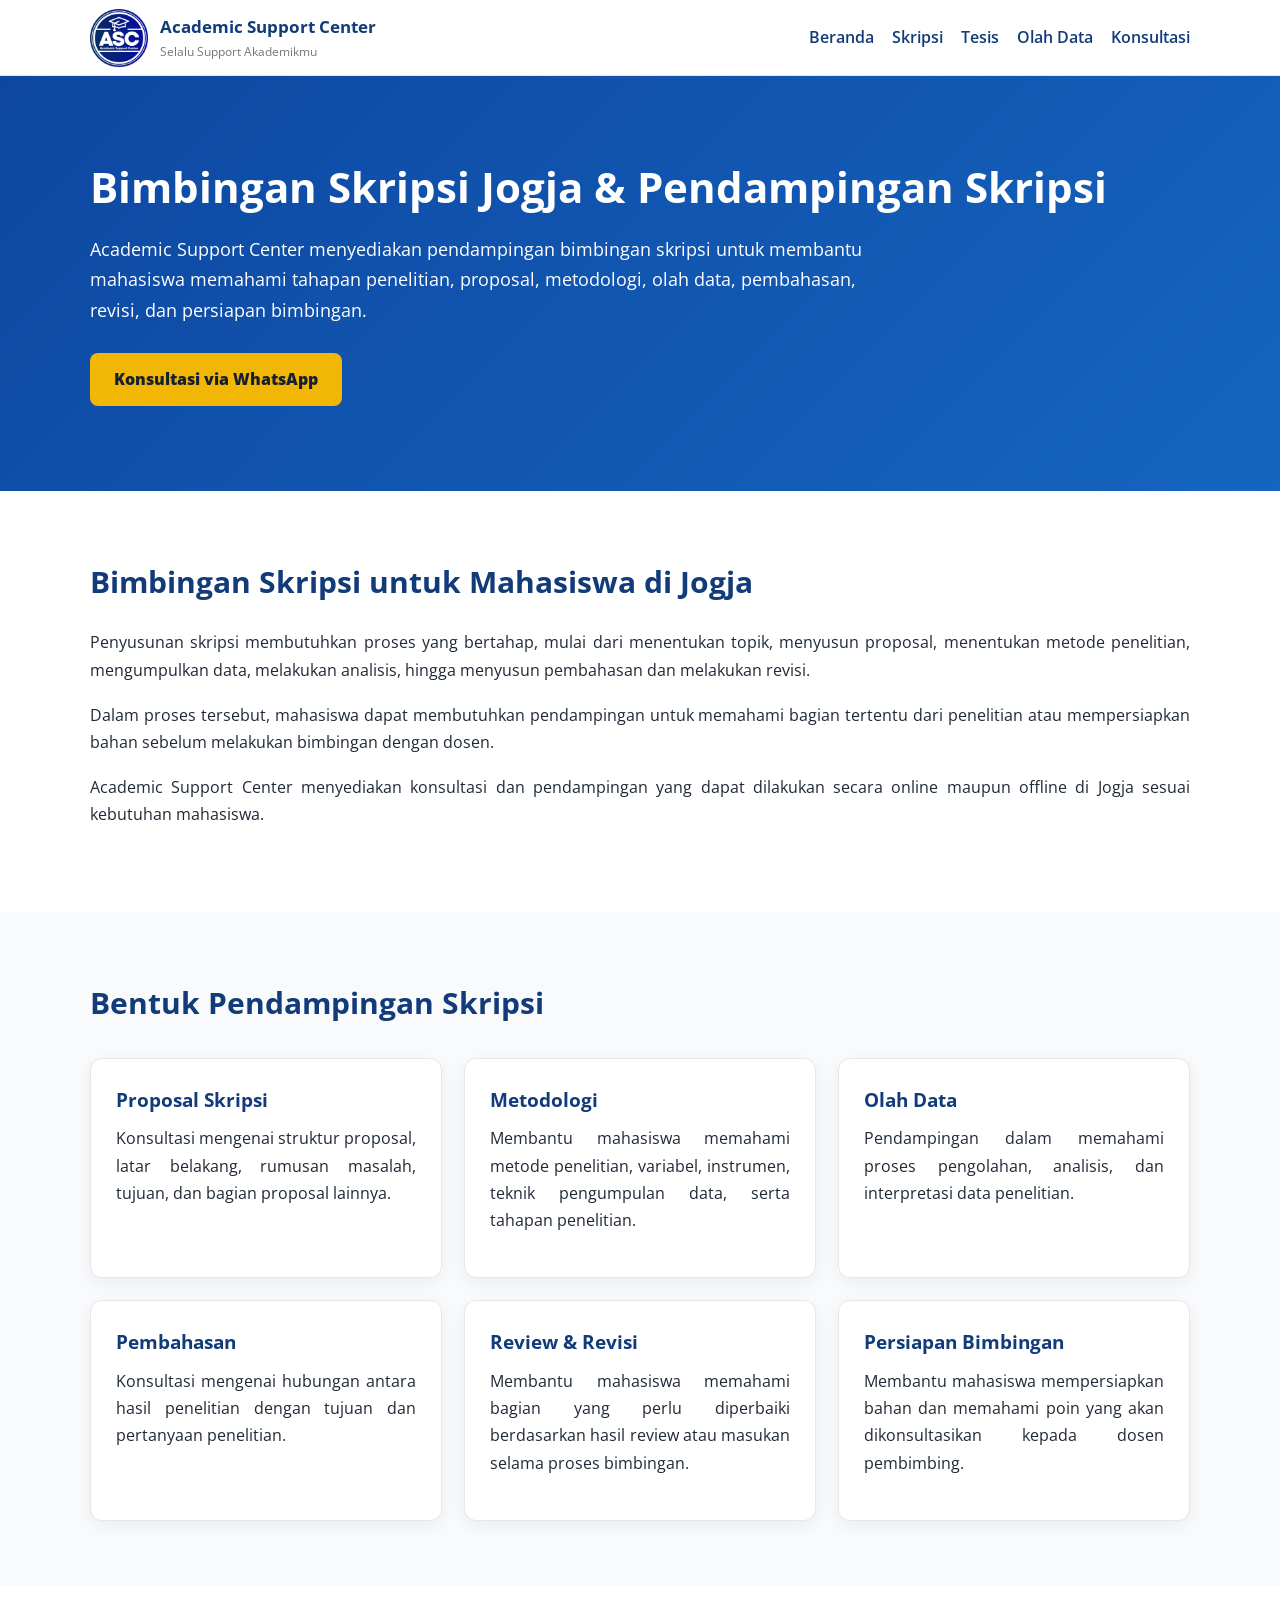
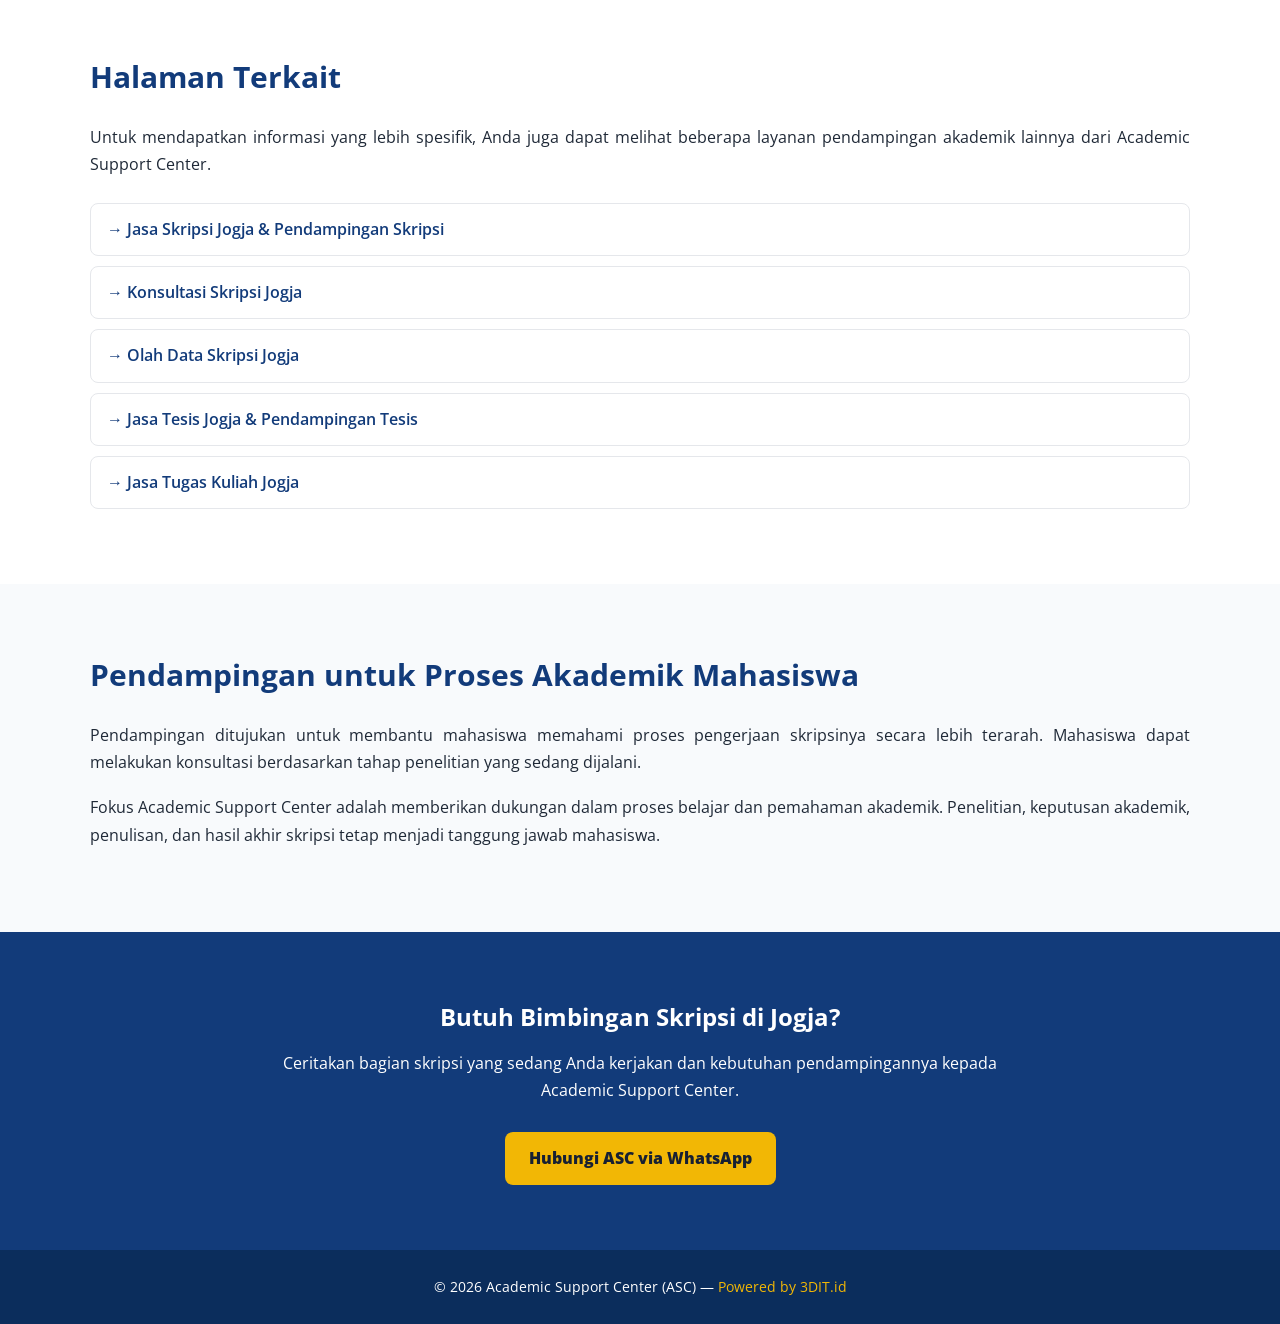
<file: bimbingan-skripsi-jogja.html>
<!DOCTYPE html>
<html lang="id">
<head>

    <meta charset="UTF-8">

    <meta name="viewport"
          content="width=device-width, initial-scale=1.0">

    <title>
        Bimbingan Skripsi Jogja & Pendampingan Skripsi | ASC
    </title>

    <meta name="description"
          content="Academic Support Center menyediakan pendampingan bimbingan skripsi di Jogja untuk membantu mahasiswa memahami proposal, metodologi, olah data, pembahasan, revisi, dan persiapan bimbingan.">

    <meta name="keywords"
          content="bimbingan skripsi Jogja, bimbingan skripsi mahasiswa, pendampingan bimbingan skripsi, konsultasi bimbingan skripsi, bimbingan skripsi online Jogja">

    <meta name="author"
          content="Academic Support Center">

    <link rel="canonical"
          href="https://ascjogja.github.io/01/bimbingan-skripsi-jogja.html">

    <link rel="icon"
          type="image/png"
          href="./ASC-favicon-512.png">

    <link rel="preconnect"
          href="https://fonts.googleapis.com">

    <link rel="preconnect"
          href="https://fonts.gstatic.com"
          crossorigin>

    <link href="https://fonts.googleapis.com/css2?family=Open+Sans:wght@400;600;700;800&display=swap"
          rel="stylesheet">

    <style>

        * {
            box-sizing: border-box;
            margin: 0;
            padding: 0;
        }

        body {
            font-family: 'Open Sans', sans-serif;
            line-height: 1.7;
            color: #1f2937;
            background: #ffffff;
        }

        header {
            background: #ffffff;
            border-bottom: 1px solid #e5e7eb;
            position: sticky;
            top: 0;
            z-index: 1000;
        }

        .container {
            width: 90%;
            max-width: 1100px;
            margin: auto;
        }

        .navbar {
            min-height: 75px;
            display: flex;
            align-items: center;
            justify-content: space-between;
            gap: 20px;
        }

        .brand {
            display: flex;
            align-items: center;
            gap: 12px;
            text-decoration: none;
            color: #123b7a;
        }

        .brand img {
            width: 58px;
            height: 58px;
            object-fit: contain;
        }

        .brand-text strong {
            display: block;
            font-size: 17px;
        }

        .brand-text span {
            display: block;
            font-size: 12px;
            color: #777;
        }

        nav a {
            text-decoration: none;
            color: #123b7a;
            font-weight: 600;
            margin-left: 14px;
            transition: 0.3s;
        }

        nav a:hover {
            color: #f2b705;
        }

        .hero {
            background: linear-gradient(
                135deg,
                #0d47a1,
                #1565c0
            );

            color: white;
            padding: 85px 0;
        }

        .hero h1 {
            font-size: 42px;
            line-height: 1.25;
            margin-bottom: 20px;
        }

        .hero p {
            max-width: 820px;
            font-size: 18px;
        }

        .btn {
            display: inline-block;
            margin-top: 28px;
            padding: 13px 24px;
            border-radius: 8px;
            background: #f2b705;
            color: #172033;
            text-decoration: none;
            font-weight: 800;
            transition: 0.3s;
        }

        .btn:hover {
            transform: translateY(-3px);
            background: #ffd54f;
        }

        section {
            padding: 65px 0;
        }

        .section-title {
            color: #123b7a;
            font-size: 30px;
            margin-bottom: 22px;
        }

        .justify {
            text-align: justify;
            margin-bottom: 18px;
        }

        .cards {
            display: grid;
            grid-template-columns: repeat(3, 1fr);
            gap: 22px;
            margin-top: 30px;
        }

        .card {
            background: #ffffff;
            border: 1px solid #e5e7eb;
            border-radius: 12px;
            padding: 25px;

            box-shadow:
                0 5px 18px
                rgba(0,0,0,0.06);

            transition: 0.3s;
        }

        .card:hover {
            transform: translateY(-5px);

            box-shadow:
                0 10px 25px
                rgba(0,0,0,0.10);
        }

        .card h3 {
            color: #123b7a;
            margin-bottom: 10px;
        }

        .highlight {
            background: #f8fafc;
        }

        .links {
            margin-top: 25px;
        }

        .links a {
            display: block;
            padding: 12px 16px;
            margin-bottom: 10px;

            background: #ffffff;

            border: 1px solid #e5e7eb;
            border-radius: 8px;

            color: #123b7a;
            text-decoration: none;
            font-weight: 600;

            transition: 0.3s;
        }

        .links a:hover {
            background: #f2b705;
            color: #172033;
            transform: translateX(4px);
        }

        .cta {
            background: #123b7a;
            color: white;
            text-align: center;
        }

        .cta h2 {
            margin-bottom: 12px;
        }

        .cta p {
            max-width: 760px;
            margin: auto;
        }

        footer {
            background: #0b2d5c;
            color: white;
            text-align: center;
            padding: 25px 0;
            font-size: 14px;
        }

        footer a {
            color: #f2b705;
            text-decoration: none;
        }

        @media (max-width: 768px) {

            .navbar {
                flex-direction: column;
                padding: 15px 0;
            }

            nav {
                text-align: center;
            }

            nav a {
                display: inline-block;
                margin: 5px 6px;
            }

            .hero {
                padding: 55px 0;
            }

            .hero h1 {
                font-size: 31px;
            }

            .hero p {
                font-size: 16px;
            }

            .cards {
                grid-template-columns: 1fr;
            }

            section {
                padding: 45px 0;
            }

        }

    </style>

</head>

<body>


<header>

    <div class="container navbar">

        <a href="./index.html"
           class="brand">

            <img src="./logoASC.png"
                 alt="Academic Support Center">

            <div class="brand-text">

                <strong>
                    Academic Support Center
                </strong>

                <span>
                    Selalu Support Akademikmu
                </span>

            </div>

        </a>


        <nav>

            <a href="./index.html">
                Beranda
            </a>

            <a href="./jasa-skripsi-jogja.html">
                Skripsi
            </a>

            <a href="./jasa-tesis-jogja.html">
                Tesis
            </a>

            <a href="./olah-data-skripsi.html">
                Olah Data
            </a>

            <a href="./konsultasi-skripsi-jogja.html">
                Konsultasi
            </a>

        </nav>

    </div>

</header>



<section class="hero">

    <div class="container">

        <h1>
            Bimbingan Skripsi Jogja & Pendampingan Skripsi
        </h1>

        <p>
            Academic Support Center menyediakan pendampingan
            bimbingan skripsi untuk membantu mahasiswa memahami
            tahapan penelitian, proposal, metodologi, olah data,
            pembahasan, revisi, dan persiapan bimbingan.
        </p>

        <a class="btn"
           href="https://wa.me/62895391683301?text=Halo%20ASC,%20saya%20ingin%20konsultasi%20bimbingan%20skripsi."
           target="_blank"
           rel="noopener noreferrer">

            Konsultasi via WhatsApp

        </a>

    </div>

</section>



<section>

    <div class="container">

        <h2 class="section-title">
            Bimbingan Skripsi untuk Mahasiswa di Jogja
        </h2>

        <p class="justify">
            Penyusunan skripsi membutuhkan proses yang bertahap,
            mulai dari menentukan topik, menyusun proposal,
            menentukan metode penelitian, mengumpulkan data,
            melakukan analisis, hingga menyusun pembahasan dan
            melakukan revisi.
        </p>

        <p class="justify">
            Dalam proses tersebut, mahasiswa dapat membutuhkan
            pendampingan untuk memahami bagian tertentu dari
            penelitian atau mempersiapkan bahan sebelum melakukan
            bimbingan dengan dosen.
        </p>

        <p class="justify">
            Academic Support Center menyediakan konsultasi dan
            pendampingan yang dapat dilakukan secara online maupun
            offline di Jogja sesuai kebutuhan mahasiswa.
        </p>

    </div>

</section>



<section class="highlight">

    <div class="container">

        <h2 class="section-title">
            Bentuk Pendampingan Skripsi
        </h2>

        <div class="cards">


            <div class="card">

                <h3>
                    Proposal Skripsi
                </h3>

                <p class="justify">
                    Konsultasi mengenai struktur proposal,
                    latar belakang, rumusan masalah, tujuan,
                    dan bagian proposal lainnya.
                </p>

            </div>


            <div class="card">

                <h3>
                    Metodologi
                </h3>

                <p class="justify">
                    Membantu mahasiswa memahami metode penelitian,
                    variabel, instrumen, teknik pengumpulan data,
                    serta tahapan penelitian.
                </p>

            </div>


            <div class="card">

                <h3>
                    Olah Data
                </h3>

                <p class="justify">
                    Pendampingan dalam memahami proses pengolahan,
                    analisis, dan interpretasi data penelitian.
                </p>

            </div>


            <div class="card">

                <h3>
                    Pembahasan
                </h3>

                <p class="justify">
                    Konsultasi mengenai hubungan antara hasil
                    penelitian dengan tujuan dan pertanyaan penelitian.
                </p>

            </div>


            <div class="card">

                <h3>
                    Review & Revisi
                </h3>

                <p class="justify">
                    Membantu mahasiswa memahami bagian yang perlu
                    diperbaiki berdasarkan hasil review atau masukan
                    selama proses bimbingan.
                </p>

            </div>


            <div class="card">

                <h3>
                    Persiapan Bimbingan
                </h3>

                <p class="justify">
                    Membantu mahasiswa mempersiapkan bahan dan
                    memahami poin yang akan dikonsultasikan kepada
                    dosen pembimbing.
                </p>

            </div>


        </div>

    </div>

</section>



<section>

    <div class="container">

        <h2 class="section-title">
            Halaman Terkait
        </h2>

        <p class="justify">
            Untuk mendapatkan informasi yang lebih spesifik,
            Anda juga dapat melihat beberapa layanan pendampingan
            akademik lainnya dari Academic Support Center.
        </p>


        <div class="links">

            <a href="./jasa-skripsi-jogja.html">
                → Jasa Skripsi Jogja & Pendampingan Skripsi
            </a>

            <a href="./konsultasi-skripsi-jogja.html">
                → Konsultasi Skripsi Jogja
            </a>

            <a href="./olah-data-skripsi.html">
                → Olah Data Skripsi Jogja
            </a>

            <a href="./jasa-tesis-jogja.html">
                → Jasa Tesis Jogja & Pendampingan Tesis
            </a>

            <a href="./jasa-tugas-kuliah-jogja.html">
                → Jasa Tugas Kuliah Jogja
            </a>

        </div>

    </div>

</section>



<section class="highlight">

    <div class="container">

        <h2 class="section-title">
            Pendampingan untuk Proses Akademik Mahasiswa
        </h2>

        <p class="justify">
            Pendampingan ditujukan untuk membantu mahasiswa memahami
            proses pengerjaan skripsinya secara lebih terarah. Mahasiswa
            dapat melakukan konsultasi berdasarkan tahap penelitian
            yang sedang dijalani.
        </p>

        <p class="justify">
            Fokus Academic Support Center adalah memberikan dukungan
            dalam proses belajar dan pemahaman akademik. Penelitian,
            keputusan akademik, penulisan, dan hasil akhir skripsi
            tetap menjadi tanggung jawab mahasiswa.
        </p>

    </div>

</section>



<section class="cta">

    <div class="container">

        <h2>
            Butuh Bimbingan Skripsi di Jogja?
        </h2>

        <p>
            Ceritakan bagian skripsi yang sedang Anda kerjakan
            dan kebutuhan pendampingannya kepada Academic Support Center.
        </p>

        <a class="btn"
           href="https://wa.me/62895391683301?text=Halo%20ASC,%20saya%20ingin%20konsultasi%20bimbingan%20skripsi%20di%20Jogja."
           target="_blank"
           rel="noopener noreferrer">

            Hubungi ASC via WhatsApp

        </a>

    </div>

</section>



<footer>

    <p>

        © 2026 Academic Support Center (ASC) —

        <a href="https://3dit-id.github.io/3dit/"
           target="_blank"
           rel="noopener noreferrer">

            Powered by 3DIT.id

        </a>

    </p>

</footer>


</body>
</html>
</file>
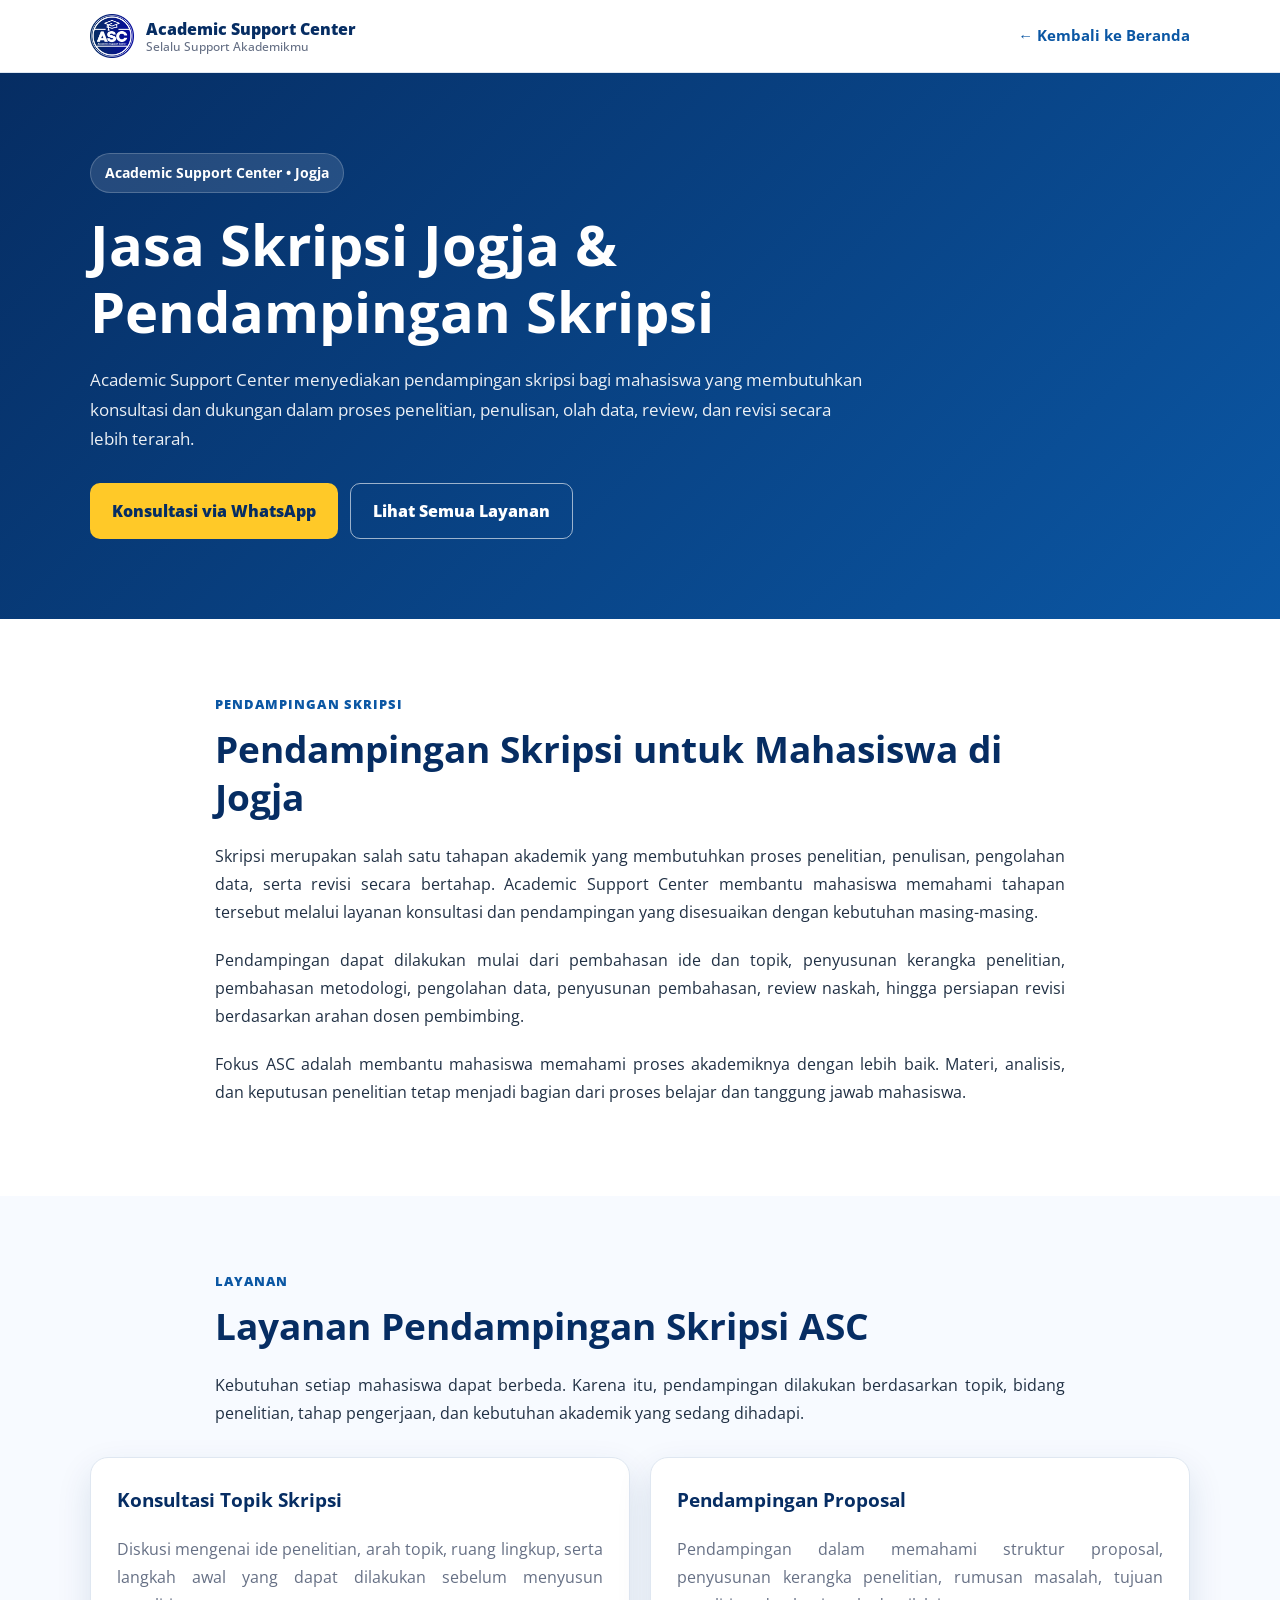
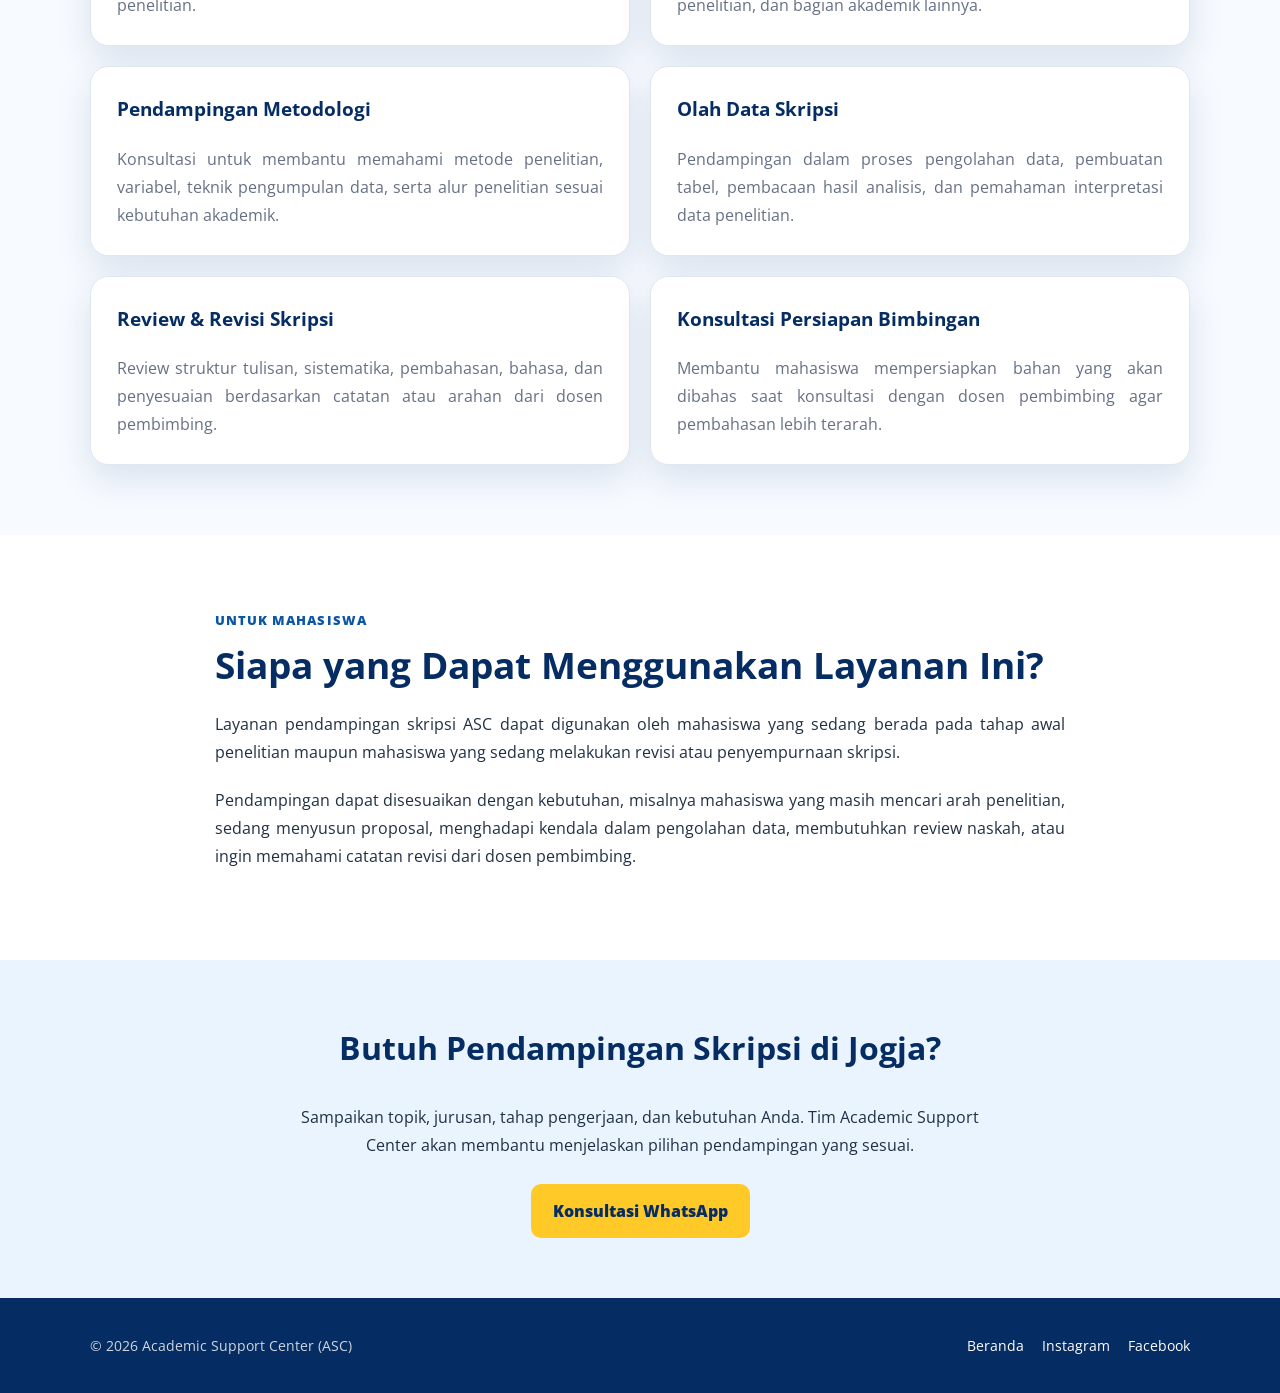
<file: jasa-skripsi-jogja.html>
<!DOCTYPE html>
<html lang="id">
<head>
  <meta charset="UTF-8">
  <meta name="viewport" content="width=device-width, initial-scale=1.0">

  <title>Jasa Skripsi Jogja & Pendampingan Skripsi | ASC</title>

  <meta name="description"
        content="Academic Support Center menyediakan pendampingan skripsi di Jogja untuk membantu mahasiswa memahami topik, metodologi, penulisan, olah data, review, dan revisi secara lebih terarah.">

  <meta name="keywords"
        content="jasa skripsi Jogja, pendampingan skripsi Jogja, bimbingan skripsi Jogja, konsultasi skripsi Jogja, olah data skripsi Jogja">

  <meta name="author" content="Academic Support Center">

  <link rel="canonical"
        href="https://ascjogja.github.io/01/jasa-skripsi-jogja.html">

  <link rel="icon"
        href="./ASC-favicon-512.png"
        type="image/png">

  <link rel="preconnect" href="https://fonts.googleapis.com">
  <link rel="preconnect" href="https://fonts.gstatic.com" crossorigin>

  <link
    href="https://fonts.googleapis.com/css2?family=Open+Sans:wght@400;500;600;700;800&display=swap"
    rel="stylesheet">

  <style>

    :root {
      --blue-dark: #062d63;
      --blue: #0b57a4;
      --blue-light: #eaf4ff;
      --yellow: #ffc928;
      --yellow-dark: #e3aa00;
      --white: #ffffff;
      --text: #203044;
      --muted: #667085;
      --border: #dfe7f1;
      --surface: #f7faff;
      --shadow: 0 14px 35px rgba(11, 58, 111, .12);
    }

    * {
      box-sizing: border-box;
    }

    html {
      scroll-behavior: smooth;
    }

    body {
      margin: 0;
      font-family: "Open Sans", Arial, sans-serif;
      color: var(--text);
      background: var(--white);
      line-height: 1.75;
    }

    a {
      text-decoration: none;
      color: inherit;
    }

    .container {
      width: min(1100px, calc(100% - 36px));
      margin: auto;
    }

    /* NAVBAR */

    .navbar {
      background: var(--white);
      border-bottom: 1px solid var(--border);
      position: sticky;
      top: 0;
      z-index: 1000;
    }

    .nav-inner {
      min-height: 72px;
      display: flex;
      align-items: center;
      justify-content: space-between;
      gap: 20px;
    }

    .brand {
      display: flex;
      align-items: center;
      gap: 12px;
      font-weight: 800;
      color: var(--blue-dark);
    }

    .brand img {
      width: 44px;
      height: 44px;
      object-fit: contain;
    }

    .brand-text {
      display: flex;
      flex-direction: column;
      line-height: 1.25;
    }

    .brand-text small {
      color: var(--muted);
      font-weight: 500;
      font-size: .75rem;
    }

    .nav-link {
      color: var(--blue);
      font-weight: 700;
      font-size: .92rem;
    }

    .nav-link:hover {
      color: var(--yellow-dark);
    }

    /* HERO */

    .hero {
      background:
        linear-gradient(135deg, var(--blue-dark), var(--blue));
      color: var(--white);
      padding: 80px 0;
    }

    .hero-content {
      max-width: 850px;
    }

    .eyebrow {
      display: inline-block;
      background: rgba(255,255,255,.12);
      border: 1px solid rgba(255,255,255,.2);
      padding: 7px 14px;
      border-radius: 999px;
      font-size: .85rem;
      font-weight: 700;
      margin-bottom: 18px;
    }

    h1 {
      margin: 0 0 20px;
      font-size: clamp(2rem, 5vw, 3.5rem);
      line-height: 1.2;
    }

    .hero p {
      margin: 0;
      max-width: 780px;
      font-size: 1.05rem;
      color: rgba(255,255,255,.92);
    }

    .hero-buttons {
      margin-top: 30px;
      display: flex;
      flex-wrap: wrap;
      gap: 12px;
    }

    .btn {
      display: inline-flex;
      align-items: center;
      justify-content: center;
      padding: 13px 22px;
      border-radius: 10px;
      font-weight: 800;
      transition: .25s ease;
    }

    .btn-primary {
      background: var(--yellow);
      color: var(--blue-dark);
    }

    .btn-primary:hover {
      transform: translateY(-2px);
      background: #ffd84d;
    }

    .btn-outline {
      border: 1px solid rgba(255,255,255,.6);
      color: var(--white);
    }

    .btn-outline:hover {
      background: var(--white);
      color: var(--blue-dark);
    }

    /* CONTENT */

    .section {
      padding: 70px 0;
    }

    .section-alt {
      background: var(--surface);
    }

    .section-title {
      color: var(--blue-dark);
      font-size: clamp(1.6rem, 3vw, 2.3rem);
      line-height: 1.3;
      margin: 0 0 20px;
    }

    .section-kicker {
      display: inline-block;
      color: var(--blue);
      font-size: .82rem;
      font-weight: 800;
      text-transform: uppercase;
      letter-spacing: .08em;
      margin-bottom: 10px;
    }

    .justify {
      text-align: justify;
    }

    .content {
      max-width: 850px;
      margin: auto;
    }

    .content p {
      margin-top: 0;
      margin-bottom: 20px;
    }

    /* CARDS */

    .cards {
      display: grid;
      grid-template-columns: repeat(2, 1fr);
      gap: 20px;
      margin-top: 30px;
    }

    .card {
      background: var(--white);
      border: 1px solid var(--border);
      border-radius: 18px;
      padding: 26px;
      box-shadow: var(--shadow);
      transition: .25s ease;
    }

    .card:hover {
      transform: translateY(-4px);
    }

    .card h3 {
      margin-top: 0;
      color: var(--blue-dark);
    }

    .card p {
      margin-bottom: 0;
      color: var(--muted);
    }

    /* CTA */

    .cta {
      background: var(--blue-light);
      padding: 60px 0;
      text-align: center;
    }

    .cta h2 {
      color: var(--blue-dark);
      margin-top: 0;
      font-size: 2rem;
    }

    .cta p {
      max-width: 700px;
      margin: 0 auto 25px;
    }

    /* FOOTER */

    footer {
      background: var(--blue-dark);
      color: var(--white);
      padding: 35px 0;
    }

    .footer-inner {
      display: flex;
      align-items: center;
      justify-content: space-between;
      gap: 20px;
    }

    .footer-inner p {
      margin: 0;
      color: rgba(255,255,255,.8);
      font-size: .9rem;
    }

    .footer-links {
      display: flex;
      gap: 18px;
      font-size: .9rem;
    }

    .footer-links a:hover {
      color: var(--yellow);
    }

    @media (max-width: 700px) {

      .nav-inner {
        min-height: 64px;
      }

      .brand img {
        width: 38px;
        height: 38px;
      }

      .hero {
        padding: 60px 0;
      }

      .cards {
        grid-template-columns: 1fr;
      }

      .footer-inner {
        flex-direction: column;
        align-items: flex-start;
      }

    }

  </style>
</head>

<body>

  <!-- NAVBAR -->

  <header class="navbar">
    <div class="container nav-inner">

      <a href="./index.html" class="brand">

        <img
          src="./logoASC.png"
          alt="Academic Support Center">

        <span class="brand-text">
          Academic Support Center
          <small>Selalu Support Akademikmu</small>
        </span>

      </a>

      <a href="./index.html" class="nav-link">
        ← Kembali ke Beranda
      </a>

    </div>
  </header>


  <!-- HERO -->

  <main>

    <section class="hero">

      <div class="container">

        <div class="hero-content">

          <span class="eyebrow">
            Academic Support Center • Jogja
          </span>

          <h1>
            Jasa Skripsi Jogja &amp; Pendampingan Skripsi
          </h1>

          <p>
            Academic Support Center menyediakan pendampingan skripsi bagi
            mahasiswa yang membutuhkan konsultasi dan dukungan dalam proses
            penelitian, penulisan, olah data, review, dan revisi secara lebih
            terarah.
          </p>

          <div class="hero-buttons">

            <a
              href="https://wa.me/62895391683301?text=Halo%20ASC,%20saya%20ingin%20konsultasi%20tentang%20pendampingan%20skripsi."
              target="_blank"
              rel="noopener noreferrer"
              class="btn btn-primary">

              Konsultasi via WhatsApp

            </a>

            <a
              href="./index.html"
              class="btn btn-outline">

              Lihat Semua Layanan

            </a>

          </div>

        </div>

      </div>

    </section>


    <!-- PENJELASAN -->

    <section class="section">

      <div class="container content">

        <span class="section-kicker">
          Pendampingan Skripsi
        </span>

        <h2 class="section-title">
          Pendampingan Skripsi untuk Mahasiswa di Jogja
        </h2>

        <p class="justify">
          Skripsi merupakan salah satu tahapan akademik yang membutuhkan
          proses penelitian, penulisan, pengolahan data, serta revisi secara
          bertahap. Academic Support Center membantu mahasiswa memahami
          tahapan tersebut melalui layanan konsultasi dan pendampingan yang
          disesuaikan dengan kebutuhan masing-masing.
        </p>

        <p class="justify">
          Pendampingan dapat dilakukan mulai dari pembahasan ide dan topik,
          penyusunan kerangka penelitian, pembahasan metodologi, pengolahan
          data, penyusunan pembahasan, review naskah, hingga persiapan revisi
          berdasarkan arahan dosen pembimbing.
        </p>

        <p class="justify">
          Fokus ASC adalah membantu mahasiswa memahami proses akademiknya
          dengan lebih baik. Materi, analisis, dan keputusan penelitian tetap
          menjadi bagian dari proses belajar dan tanggung jawab mahasiswa.
        </p>

      </div>

    </section>


    <!-- LAYANAN -->

    <section class="section section-alt">

      <div class="container">

        <div class="content">

          <span class="section-kicker">
            Layanan
          </span>

          <h2 class="section-title">
            Layanan Pendampingan Skripsi ASC
          </h2>

          <p class="justify">
            Kebutuhan setiap mahasiswa dapat berbeda. Karena itu,
            pendampingan dilakukan berdasarkan topik, bidang penelitian,
            tahap pengerjaan, dan kebutuhan akademik yang sedang dihadapi.
          </p>

        </div>


        <div class="cards">

          <article class="card">

            <h3>
              Konsultasi Topik Skripsi
            </h3>

            <p class="justify">
              Diskusi mengenai ide penelitian, arah topik, ruang lingkup,
              serta langkah awal yang dapat dilakukan sebelum menyusun
              penelitian.
            </p>

          </article>


          <article class="card">

            <h3>
              Pendampingan Proposal
            </h3>

            <p class="justify">
              Pendampingan dalam memahami struktur proposal, penyusunan
              kerangka penelitian, rumusan masalah, tujuan penelitian, dan
              bagian akademik lainnya.
            </p>

          </article>


          <article class="card">

            <h3>
              Pendampingan Metodologi
            </h3>

            <p class="justify">
              Konsultasi untuk membantu memahami metode penelitian, variabel,
              teknik pengumpulan data, serta alur penelitian sesuai kebutuhan
              akademik.
            </p>

          </article>


          <article class="card">

            <h3>
              Olah Data Skripsi
            </h3>

            <p class="justify">
              Pendampingan dalam proses pengolahan data, pembuatan tabel,
              pembacaan hasil analisis, dan pemahaman interpretasi data
              penelitian.
            </p>

          </article>


          <article class="card">

            <h3>
              Review &amp; Revisi Skripsi
            </h3>

            <p class="justify">
              Review struktur tulisan, sistematika, pembahasan, bahasa, dan
              penyesuaian berdasarkan catatan atau arahan dari dosen
              pembimbing.
            </p>

          </article>


          <article class="card">

            <h3>
              Konsultasi Persiapan Bimbingan
            </h3>

            <p class="justify">
              Membantu mahasiswa mempersiapkan bahan yang akan dibahas saat
              konsultasi dengan dosen pembimbing agar pembahasan lebih
              terarah.
            </p>

          </article>

        </div>

      </div>

    </section>


    <!-- SIAPA YANG MEMBUTUHKAN -->

    <section class="section">

      <div class="container content">

        <span class="section-kicker">
          Untuk Mahasiswa
        </span>

        <h2 class="section-title">
          Siapa yang Dapat Menggunakan Layanan Ini?
        </h2>

        <p class="justify">
          Layanan pendampingan skripsi ASC dapat digunakan oleh mahasiswa yang
          sedang berada pada tahap awal penelitian maupun mahasiswa yang
          sedang melakukan revisi atau penyempurnaan skripsi.
        </p>

        <p class="justify">
          Pendampingan dapat disesuaikan dengan kebutuhan, misalnya mahasiswa
          yang masih mencari arah penelitian, sedang menyusun proposal,
          menghadapi kendala dalam pengolahan data, membutuhkan review
          naskah, atau ingin memahami catatan revisi dari dosen pembimbing.
        </p>

      </div>

    </section>


    <!-- CTA -->

    <section class="cta">

      <div class="container">

        <h2>
          Butuh Pendampingan Skripsi di Jogja?
        </h2>

        <p>
          Sampaikan topik, jurusan, tahap pengerjaan, dan kebutuhan Anda.
          Tim Academic Support Center akan membantu menjelaskan pilihan
          pendampingan yang sesuai.
        </p>

        <a
          href="https://wa.me/62895391683301?text=Halo%20Academic%20Support%20Center,%20saya%20ingin%20konsultasi%20pendampingan%20skripsi."
          target="_blank"
          rel="noopener noreferrer"
          class="btn btn-primary">

          Konsultasi WhatsApp

        </a>

      </div>

    </section>

  </main>


  <!-- FOOTER -->

  <footer>

    <div class="container footer-inner">

      <p>
        © <span id="year"></span>
        Academic Support Center (ASC)
      </p>

      <div class="footer-links">

        <a href="./index.html">
          Beranda
        </a>

        <a
          href="https://www.instagram.com/academicsupport.center/"
          target="_blank"
          rel="noopener noreferrer">
          Instagram
        </a>

        <a
          href="https://www.facebook.com/profile.php?id=61594514326640"
          target="_blank"
          rel="noopener noreferrer">
          Facebook
        </a>

      </div>

    </div>

  </footer>


  <script>
    document.getElementById("year").textContent =
      new Date().getFullYear();
  </script>

</body>
</html>
</file>
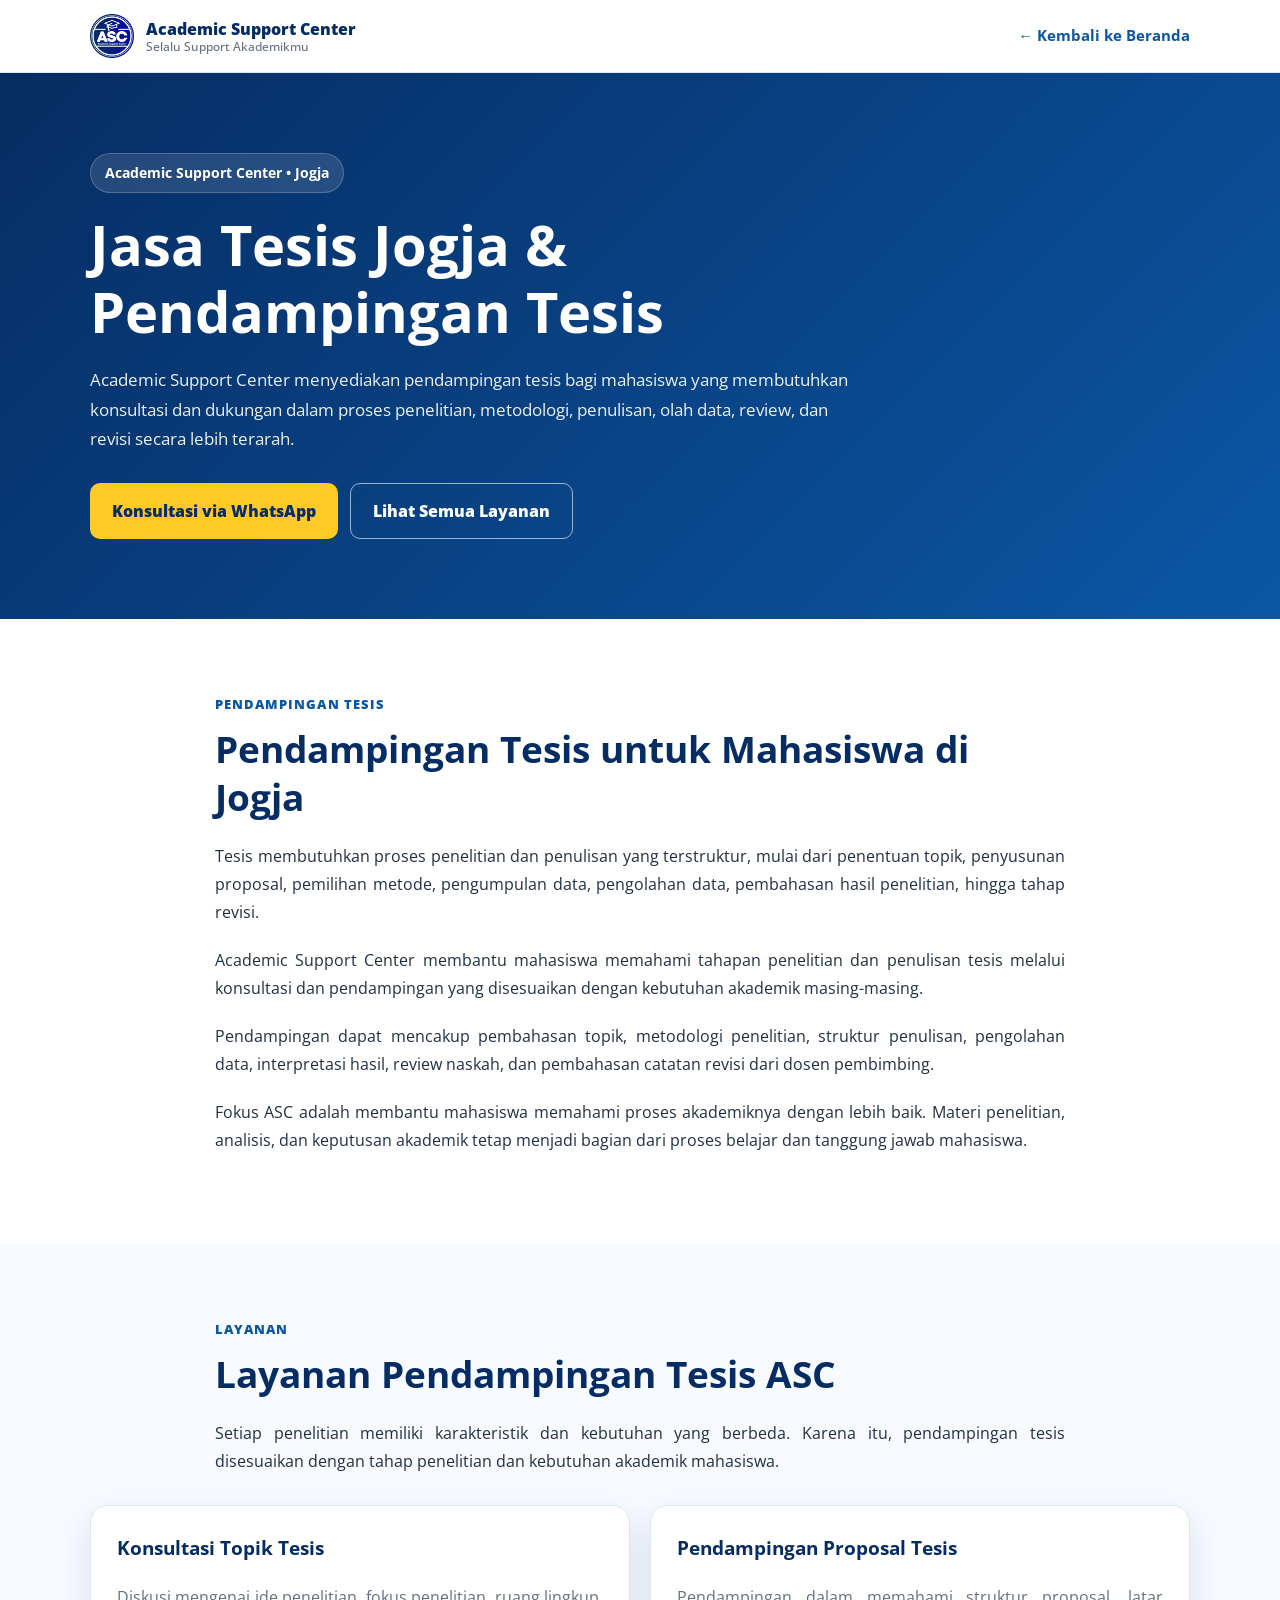
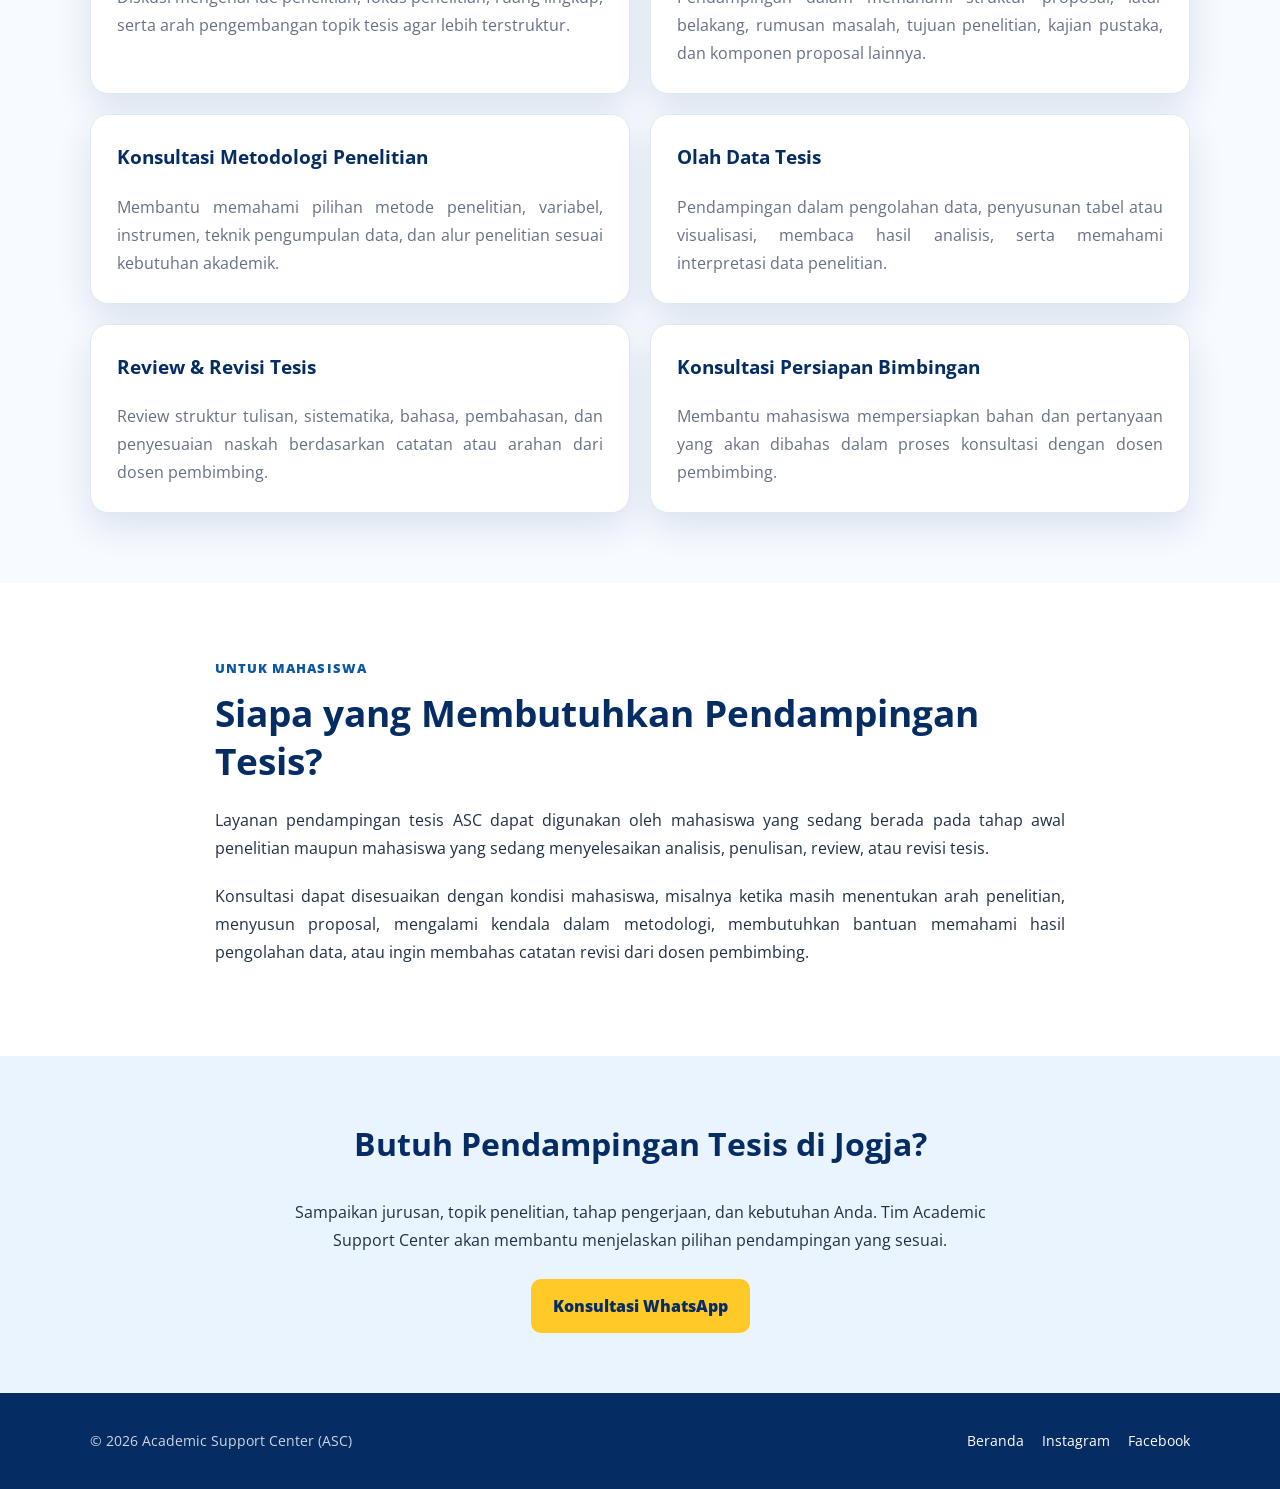
<file: jasa-tesis-jogja.html>
<!DOCTYPE html>
<html lang="id">
<head>
  <meta charset="UTF-8">
  <meta name="viewport" content="width=device-width, initial-scale=1.0">

  <title>Jasa Tesis Jogja & Pendampingan Tesis | ASC</title>

  <meta name="description"
        content="Academic Support Center menyediakan pendampingan tesis di Jogja untuk membantu mahasiswa memahami penelitian, metodologi, penulisan, olah data, review, dan revisi secara lebih terarah.">

  <meta name="keywords"
        content="jasa tesis Jogja, pendampingan tesis Jogja, bimbingan tesis Jogja, konsultasi tesis Jogja, olah data tesis Jogja">

  <meta name="author" content="Academic Support Center">

  <link rel="canonical"
        href="https://ascjogja.github.io/01/jasa-tesis-jogja.html">

  <link rel="icon"
        href="./ASC-favicon-512.png"
        type="image/png">

  <link rel="preconnect" href="https://fonts.googleapis.com">
  <link rel="preconnect" href="https://fonts.gstatic.com" crossorigin>

  <link
    href="https://fonts.googleapis.com/css2?family=Open+Sans:wght@400;500;600;700;800&display=swap"
    rel="stylesheet">

  <style>

    :root {
      --blue-dark: #062d63;
      --blue: #0b57a4;
      --blue-light: #eaf4ff;
      --yellow: #ffc928;
      --yellow-dark: #e3aa00;
      --white: #ffffff;
      --text: #203044;
      --muted: #667085;
      --border: #dfe7f1;
      --surface: #f7faff;
      --shadow: 0 14px 35px rgba(11, 58, 111, .12);
    }

    * {
      box-sizing: border-box;
    }

    html {
      scroll-behavior: smooth;
    }

    body {
      margin: 0;
      font-family: "Open Sans", Arial, sans-serif;
      color: var(--text);
      background: var(--white);
      line-height: 1.75;
    }

    a {
      text-decoration: none;
      color: inherit;
    }

    .container {
      width: min(1100px, calc(100% - 36px));
      margin: auto;
    }

    /* NAVBAR */

    .navbar {
      background: var(--white);
      border-bottom: 1px solid var(--border);
      position: sticky;
      top: 0;
      z-index: 1000;
    }

    .nav-inner {
      min-height: 72px;
      display: flex;
      align-items: center;
      justify-content: space-between;
      gap: 20px;
    }

    .brand {
      display: flex;
      align-items: center;
      gap: 12px;
      font-weight: 800;
      color: var(--blue-dark);
    }

    .brand img {
      width: 44px;
      height: 44px;
      object-fit: contain;
    }

    .brand-text {
      display: flex;
      flex-direction: column;
      line-height: 1.25;
    }

    .brand-text small {
      color: var(--muted);
      font-weight: 500;
      font-size: .75rem;
    }

    .nav-link {
      color: var(--blue);
      font-weight: 700;
      font-size: .92rem;
    }

    .nav-link:hover {
      color: var(--yellow-dark);
    }

    /* HERO */

    .hero {
      background:
        linear-gradient(135deg, var(--blue-dark), var(--blue));
      color: var(--white);
      padding: 80px 0;
    }

    .hero-content {
      max-width: 850px;
    }

    .eyebrow {
      display: inline-block;
      background: rgba(255,255,255,.12);
      border: 1px solid rgba(255,255,255,.2);
      padding: 7px 14px;
      border-radius: 999px;
      font-size: .85rem;
      font-weight: 700;
      margin-bottom: 18px;
    }

    h1 {
      margin: 0 0 20px;
      font-size: clamp(2rem, 5vw, 3.5rem);
      line-height: 1.2;
    }

    .hero p {
      margin: 0;
      max-width: 780px;
      font-size: 1.05rem;
      color: rgba(255,255,255,.92);
    }

    .hero-buttons {
      margin-top: 30px;
      display: flex;
      flex-wrap: wrap;
      gap: 12px;
    }

    .btn {
      display: inline-flex;
      align-items: center;
      justify-content: center;
      padding: 13px 22px;
      border-radius: 10px;
      font-weight: 800;
      transition: .25s ease;
    }

    .btn-primary {
      background: var(--yellow);
      color: var(--blue-dark);
    }

    .btn-primary:hover {
      transform: translateY(-2px);
      background: #ffd84d;
    }

    .btn-outline {
      border: 1px solid rgba(255,255,255,.6);
      color: var(--white);
    }

    .btn-outline:hover {
      background: var(--white);
      color: var(--blue-dark);
    }

    /* CONTENT */

    .section {
      padding: 70px 0;
    }

    .section-alt {
      background: var(--surface);
    }

    .section-title {
      color: var(--blue-dark);
      font-size: clamp(1.6rem, 3vw, 2.3rem);
      line-height: 1.3;
      margin: 0 0 20px;
    }

    .section-kicker {
      display: inline-block;
      color: var(--blue);
      font-size: .82rem;
      font-weight: 800;
      text-transform: uppercase;
      letter-spacing: .08em;
      margin-bottom: 10px;
    }

    .justify {
      text-align: justify;
    }

    .content {
      max-width: 850px;
      margin: auto;
    }

    .content p {
      margin-top: 0;
      margin-bottom: 20px;
    }

    /* CARDS */

    .cards {
      display: grid;
      grid-template-columns: repeat(2, 1fr);
      gap: 20px;
      margin-top: 30px;
    }

    .card {
      background: var(--white);
      border: 1px solid var(--border);
      border-radius: 18px;
      padding: 26px;
      box-shadow: var(--shadow);
      transition: .25s ease;
    }

    .card:hover {
      transform: translateY(-4px);
    }

    .card h3 {
      margin-top: 0;
      color: var(--blue-dark);
    }

    .card p {
      margin-bottom: 0;
      color: var(--muted);
    }

    /* CTA */

    .cta {
      background: var(--blue-light);
      padding: 60px 0;
      text-align: center;
    }

    .cta h2 {
      color: var(--blue-dark);
      margin-top: 0;
      font-size: 2rem;
    }

    .cta p {
      max-width: 700px;
      margin: 0 auto 25px;
    }

    /* FOOTER */

    footer {
      background: var(--blue-dark);
      color: var(--white);
      padding: 35px 0;
    }

    .footer-inner {
      display: flex;
      align-items: center;
      justify-content: space-between;
      gap: 20px;
    }

    .footer-inner p {
      margin: 0;
      color: rgba(255,255,255,.8);
      font-size: .9rem;
    }

    .footer-links {
      display: flex;
      gap: 18px;
      font-size: .9rem;
    }

    .footer-links a:hover {
      color: var(--yellow);
    }

    @media (max-width: 700px) {

      .nav-inner {
        min-height: 64px;
      }

      .brand img {
        width: 38px;
        height: 38px;
      }

      .hero {
        padding: 60px 0;
      }

      .cards {
        grid-template-columns: 1fr;
      }

      .footer-inner {
        flex-direction: column;
        align-items: flex-start;
      }

    }

  </style>
</head>

<body>

  <!-- NAVBAR -->

  <header class="navbar">

    <div class="container nav-inner">

      <a href="./index.html" class="brand">

        <img
          src="./logoASC.png"
          alt="Academic Support Center">

        <span class="brand-text">
          Academic Support Center
          <small>Selalu Support Akademikmu</small>
        </span>

      </a>

      <a href="./index.html" class="nav-link">
        ← Kembali ke Beranda
      </a>

    </div>

  </header>


  <!-- HERO -->

  <main>

    <section class="hero">

      <div class="container">

        <div class="hero-content">

          <span class="eyebrow">
            Academic Support Center • Jogja
          </span>

          <h1>
            Jasa Tesis Jogja &amp; Pendampingan Tesis
          </h1>

          <p>
            Academic Support Center menyediakan pendampingan tesis bagi
            mahasiswa yang membutuhkan konsultasi dan dukungan dalam proses
            penelitian, metodologi, penulisan, olah data, review, dan revisi
            secara lebih terarah.
          </p>

          <div class="hero-buttons">

            <a
              href="https://wa.me/62895391683301?text=Halo%20ASC,%20saya%20ingin%20konsultasi%20tentang%20pendampingan%20tesis."
              target="_blank"
              rel="noopener noreferrer"
              class="btn btn-primary">

              Konsultasi via WhatsApp

            </a>

            <a
              href="./index.html"
              class="btn btn-outline">

              Lihat Semua Layanan

            </a>

          </div>

        </div>

      </div>

    </section>


    <!-- PENJELASAN -->

    <section class="section">

      <div class="container content">

        <span class="section-kicker">
          Pendampingan Tesis
        </span>

        <h2 class="section-title">
          Pendampingan Tesis untuk Mahasiswa di Jogja
        </h2>

        <p class="justify">
          Tesis membutuhkan proses penelitian dan penulisan yang terstruktur,
          mulai dari penentuan topik, penyusunan proposal, pemilihan metode,
          pengumpulan data, pengolahan data, pembahasan hasil penelitian,
          hingga tahap revisi.
        </p>

        <p class="justify">
          Academic Support Center membantu mahasiswa memahami tahapan
          penelitian dan penulisan tesis melalui konsultasi dan pendampingan
          yang disesuaikan dengan kebutuhan akademik masing-masing.
        </p>

        <p class="justify">
          Pendampingan dapat mencakup pembahasan topik, metodologi penelitian,
          struktur penulisan, pengolahan data, interpretasi hasil, review
          naskah, dan pembahasan catatan revisi dari dosen pembimbing.
        </p>

        <p class="justify">
          Fokus ASC adalah membantu mahasiswa memahami proses akademiknya
          dengan lebih baik. Materi penelitian, analisis, dan keputusan
          akademik tetap menjadi bagian dari proses belajar dan tanggung jawab
          mahasiswa.
        </p>

      </div>

    </section>


    <!-- LAYANAN -->

    <section class="section section-alt">

      <div class="container">

        <div class="content">

          <span class="section-kicker">
            Layanan
          </span>

          <h2 class="section-title">
            Layanan Pendampingan Tesis ASC
          </h2>

          <p class="justify">
            Setiap penelitian memiliki karakteristik dan kebutuhan yang
            berbeda. Karena itu, pendampingan tesis disesuaikan dengan tahap
            penelitian dan kebutuhan akademik mahasiswa.
          </p>

        </div>


        <div class="cards">

          <article class="card">

            <h3>
              Konsultasi Topik Tesis
            </h3>

            <p class="justify">
              Diskusi mengenai ide penelitian, fokus penelitian, ruang
              lingkup, serta arah pengembangan topik tesis agar lebih
              terstruktur.
            </p>

          </article>


          <article class="card">

            <h3>
              Pendampingan Proposal Tesis
            </h3>

            <p class="justify">
              Pendampingan dalam memahami struktur proposal, latar belakang,
              rumusan masalah, tujuan penelitian, kajian pustaka, dan
              komponen proposal lainnya.
            </p>

          </article>


          <article class="card">

            <h3>
              Konsultasi Metodologi Penelitian
            </h3>

            <p class="justify">
              Membantu memahami pilihan metode penelitian, variabel,
              instrumen, teknik pengumpulan data, dan alur penelitian sesuai
              kebutuhan akademik.
            </p>

          </article>


          <article class="card">

            <h3>
              Olah Data Tesis
            </h3>

            <p class="justify">
              Pendampingan dalam pengolahan data, penyusunan tabel atau
              visualisasi, membaca hasil analisis, serta memahami interpretasi
              data penelitian.
            </p>

          </article>


          <article class="card">

            <h3>
              Review &amp; Revisi Tesis
            </h3>

            <p class="justify">
              Review struktur tulisan, sistematika, bahasa, pembahasan, dan
              penyesuaian naskah berdasarkan catatan atau arahan dari dosen
              pembimbing.
            </p>

          </article>


          <article class="card">

            <h3>
              Konsultasi Persiapan Bimbingan
            </h3>

            <p class="justify">
              Membantu mahasiswa mempersiapkan bahan dan pertanyaan yang akan
              dibahas dalam proses konsultasi dengan dosen pembimbing.
            </p>

          </article>

        </div>

      </div>

    </section>


    <!-- UNTUK MAHASISWA -->

    <section class="section">

      <div class="container content">

        <span class="section-kicker">
          Untuk Mahasiswa
        </span>

        <h2 class="section-title">
          Siapa yang Membutuhkan Pendampingan Tesis?
        </h2>

        <p class="justify">
          Layanan pendampingan tesis ASC dapat digunakan oleh mahasiswa yang
          sedang berada pada tahap awal penelitian maupun mahasiswa yang
          sedang menyelesaikan analisis, penulisan, review, atau revisi tesis.
        </p>

        <p class="justify">
          Konsultasi dapat disesuaikan dengan kondisi mahasiswa, misalnya
          ketika masih menentukan arah penelitian, menyusun proposal,
          mengalami kendala dalam metodologi, membutuhkan bantuan memahami
          hasil pengolahan data, atau ingin membahas catatan revisi dari dosen
          pembimbing.
        </p>

      </div>

    </section>


    <!-- CTA -->

    <section class="cta">

      <div class="container">

        <h2>
          Butuh Pendampingan Tesis di Jogja?
        </h2>

        <p>
          Sampaikan jurusan, topik penelitian, tahap pengerjaan, dan
          kebutuhan Anda. Tim Academic Support Center akan membantu
          menjelaskan pilihan pendampingan yang sesuai.
        </p>

        <a
          href="https://wa.me/62895391683301?text=Halo%20Academic%20Support%20Center,%20saya%20ingin%20konsultasi%20pendampingan%20tesis."
          target="_blank"
          rel="noopener noreferrer"
          class="btn btn-primary">

          Konsultasi WhatsApp

        </a>

      </div>

    </section>

  </main>


  <!-- FOOTER -->

  <footer>

    <div class="container footer-inner">

      <p>
        © <span id="year"></span>
        Academic Support Center (ASC)
      </p>

      <div class="footer-links">

        <a href="./index.html">
          Beranda
        </a>

        <a
          href="https://www.instagram.com/academicsupport.center/"
          target="_blank"
          rel="noopener noreferrer">
          Instagram
        </a>

        <a
          href="https://www.facebook.com/profile.php?id=61594514326640"
          target="_blank"
          rel="noopener noreferrer">
          Facebook
        </a>

      </div>

    </div>

  </footer>


  <script>
    document.getElementById("year").textContent =
      new Date().getFullYear();
  </script>

</body>
</html>
</file>
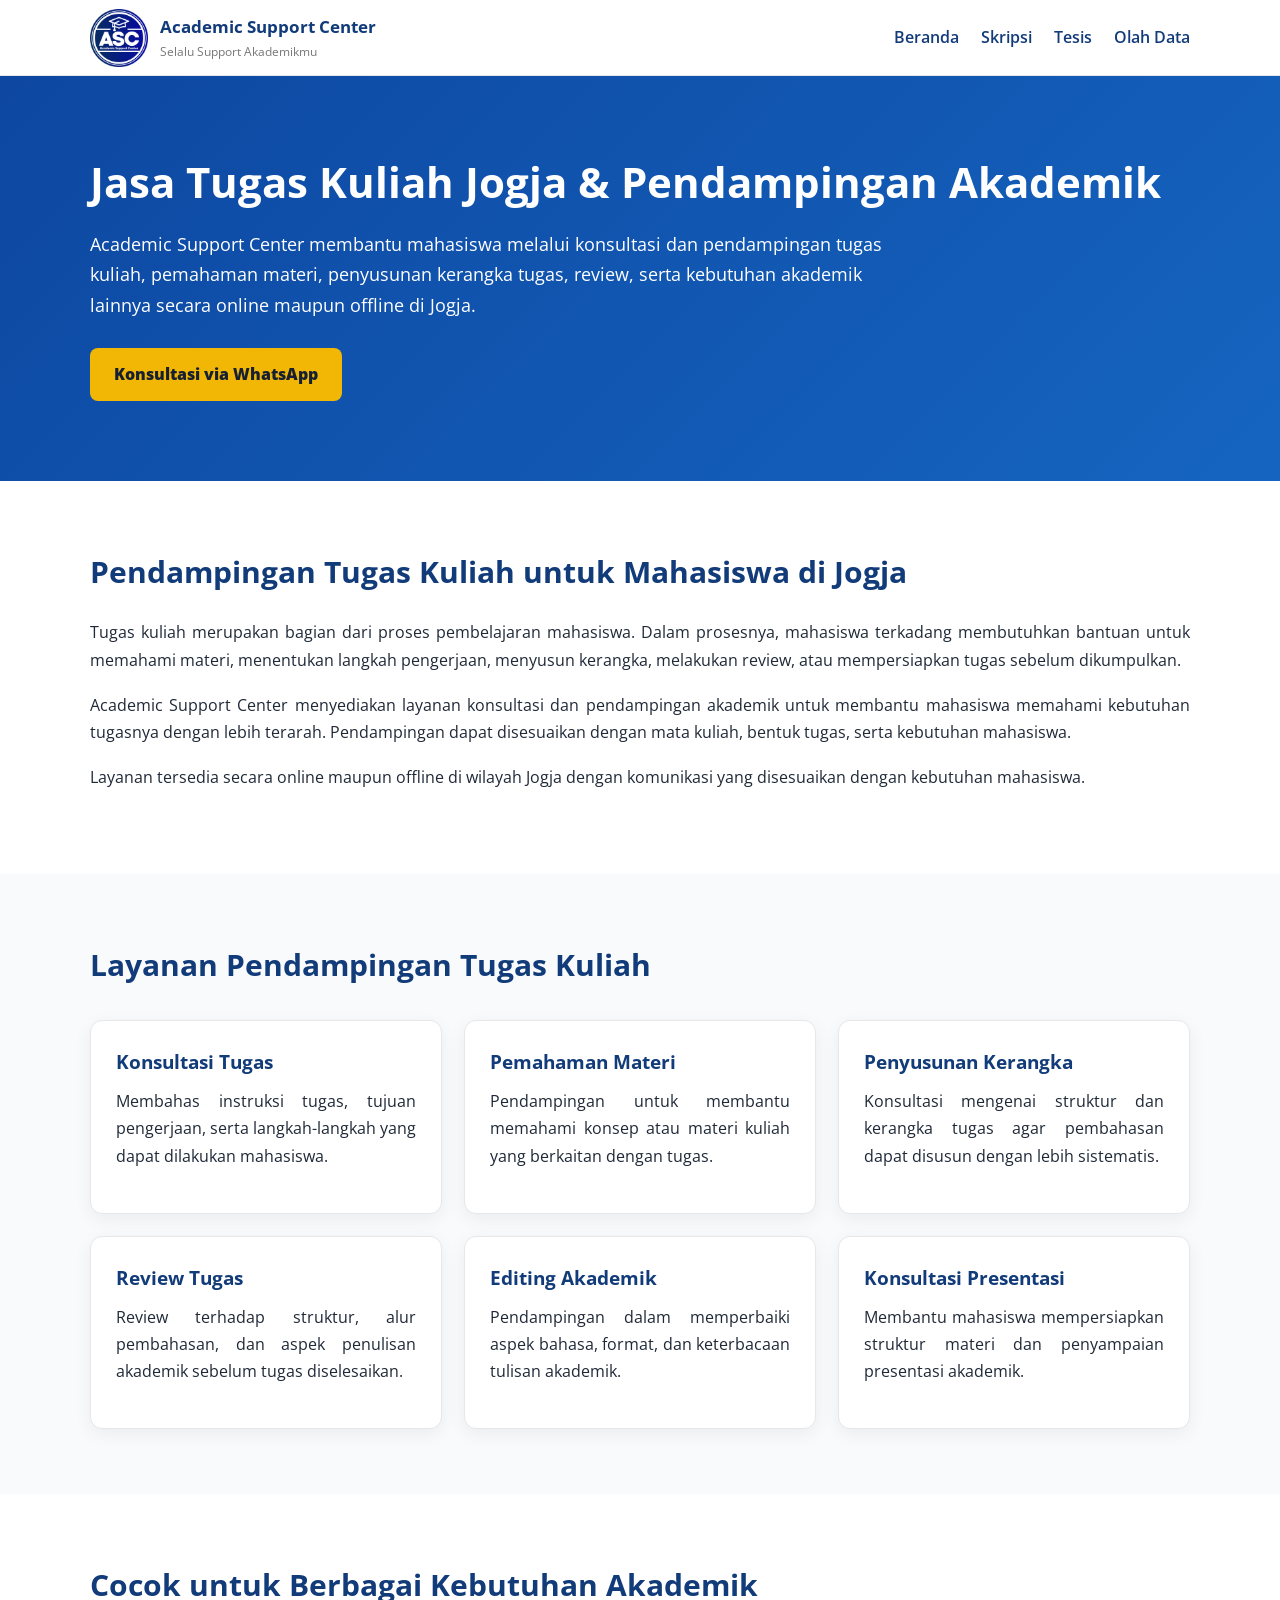
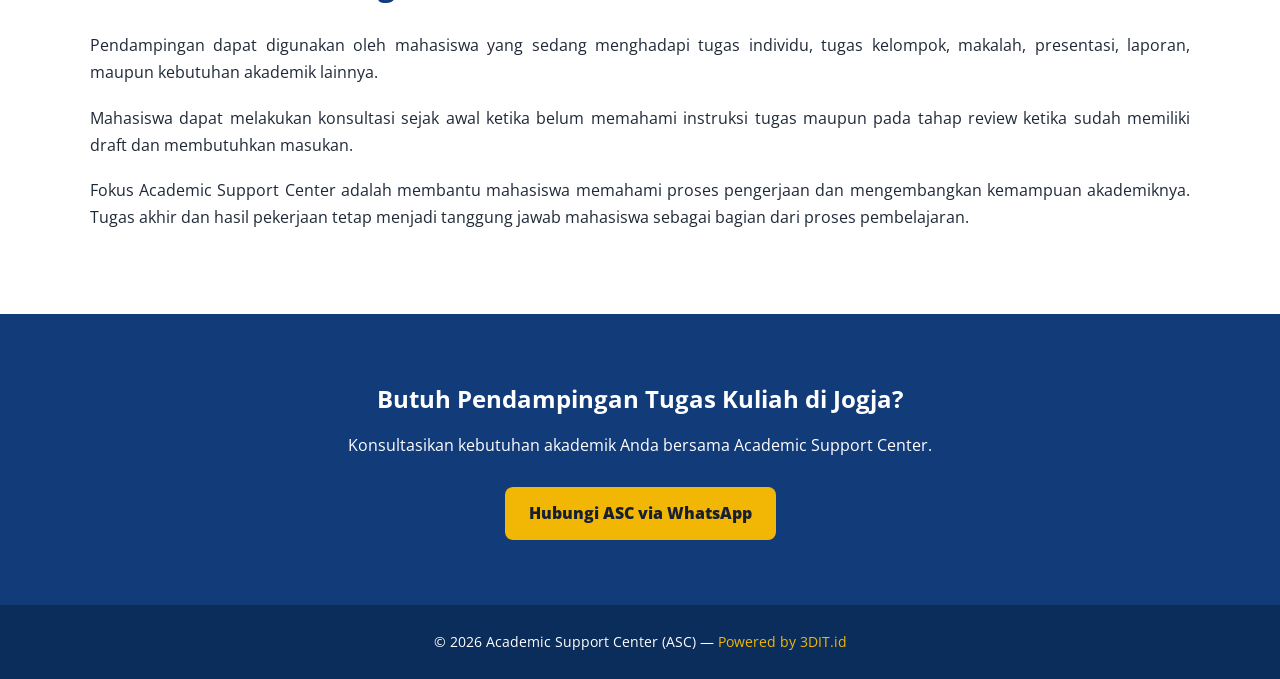
<file: jasa-tugas-kuliah-jogja.html>
<!DOCTYPE html>
<html lang="id">
<head>
    <meta charset="UTF-8">
    <meta name="viewport" content="width=device-width, initial-scale=1.0">

    <title>Jasa Tugas Kuliah Jogja & Pendampingan Akademik | ASC</title>

    <meta name="description"
          content="Academic Support Center menyediakan pendampingan tugas kuliah di Jogja untuk membantu mahasiswa memahami materi, menyusun tugas, melakukan review, dan berkonsultasi secara akademik.">

    <meta name="keywords"
          content="jasa tugas kuliah Jogja, bantuan tugas kuliah Jogja, pendampingan tugas mahasiswa Jogja, konsultasi tugas kuliah, jasa tugas mahasiswa Jogja">

    <meta name="author" content="Academic Support Center">

    <link rel="canonical"
          href="https://ascjogja.github.io/01/jasa-tugas-kuliah-jogja.html">

    <link rel="icon"
          type="image/png"
          href="./ASC-favicon-512.png">

    <link rel="preconnect" href="https://fonts.googleapis.com">
    <link rel="preconnect" href="https://fonts.gstatic.com" crossorigin>

    <link href="https://fonts.googleapis.com/css2?family=Open+Sans:wght@400;600;700;800&display=swap"
          rel="stylesheet">

    <style>

        * {
            box-sizing: border-box;
            margin: 0;
            padding: 0;
        }

        body {
            font-family: 'Open Sans', sans-serif;
            line-height: 1.7;
            color: #1f2937;
            background: #ffffff;
        }

        header {
            background: #ffffff;
            border-bottom: 1px solid #e5e7eb;
            position: sticky;
            top: 0;
            z-index: 1000;
        }

        .container {
            width: 90%;
            max-width: 1100px;
            margin: auto;
        }

        .navbar {
            min-height: 75px;
            display: flex;
            align-items: center;
            justify-content: space-between;
            gap: 20px;
        }

        .brand {
            display: flex;
            align-items: center;
            gap: 12px;
            text-decoration: none;
            color: #123b7a;
        }

        .brand img {
            width: 58px;
            height: 58px;
            object-fit: contain;
        }

        .brand-text strong {
            display: block;
            font-size: 17px;
        }

        .brand-text span {
            display: block;
            font-size: 12px;
            color: #777;
        }

        nav a {
            text-decoration: none;
            color: #123b7a;
            font-weight: 600;
            margin-left: 18px;
            transition: 0.3s;
        }

        nav a:hover {
            color: #f2b705;
        }

        .hero {
            background: linear-gradient(135deg, #0d47a1, #1565c0);
            color: white;
            padding: 80px 0;
        }

        .hero h1 {
            font-size: 42px;
            line-height: 1.25;
            margin-bottom: 20px;
        }

        .hero p {
            max-width: 800px;
            font-size: 18px;
        }

        .btn {
            display: inline-block;
            margin-top: 28px;
            padding: 13px 24px;
            border-radius: 8px;
            background: #f2b705;
            color: #172033;
            text-decoration: none;
            font-weight: 800;
            transition: 0.3s;
        }

        .btn:hover {
            transform: translateY(-3px);
            background: #ffd54f;
        }

        section {
            padding: 65px 0;
        }

        .section-title {
            color: #123b7a;
            font-size: 30px;
            margin-bottom: 22px;
        }

        .justify {
            text-align: justify;
            margin-bottom: 18px;
        }

        .cards {
            display: grid;
            grid-template-columns: repeat(3, 1fr);
            gap: 22px;
            margin-top: 30px;
        }

        .card {
            background: #ffffff;
            border: 1px solid #e5e7eb;
            border-radius: 12px;
            padding: 25px;
            box-shadow: 0 5px 18px rgba(0,0,0,0.06);
            transition: 0.3s;
        }

        .card:hover {
            transform: translateY(-5px);
            box-shadow: 0 10px 25px rgba(0,0,0,0.10);
        }

        .card h3 {
            color: #123b7a;
            margin-bottom: 10px;
        }

        .highlight {
            background: #f8fafc;
        }

        .cta {
            background: #123b7a;
            color: white;
            text-align: center;
        }

        .cta h2 {
            margin-bottom: 12px;
        }

        .cta p {
            max-width: 750px;
            margin: auto;
        }

        footer {
            background: #0b2d5c;
            color: white;
            text-align: center;
            padding: 25px 0;
            font-size: 14px;
        }

        footer a {
            color: #f2b705;
            text-decoration: none;
        }

        @media (max-width: 768px) {

            .navbar {
                flex-direction: column;
                padding: 15px 0;
            }

            nav {
                text-align: center;
            }

            nav a {
                display: inline-block;
                margin: 5px 8px;
            }

            .hero {
                padding: 55px 0;
            }

            .hero h1 {
                font-size: 31px;
            }

            .hero p {
                font-size: 16px;
            }

            .cards {
                grid-template-columns: 1fr;
            }

            section {
                padding: 45px 0;
            }
        }

    </style>
</head>

<body>

<header>

    <div class="container navbar">

        <a href="./index.html" class="brand">

            <img src="./logoASC.png"
                 alt="Academic Support Center">

            <div class="brand-text">
                <strong>Academic Support Center</strong>
                <span>Selalu Support Akademikmu</span>
            </div>

        </a>

        <nav>

            <a href="./index.html">
                Beranda
            </a>

            <a href="./jasa-skripsi-jogja.html">
                Skripsi
            </a>

            <a href="./jasa-tesis-jogja.html">
                Tesis
            </a>

            <a href="./olah-data-skripsi.html">
                Olah Data
            </a>

        </nav>

    </div>

</header>


<section class="hero">

    <div class="container">

        <h1>
            Jasa Tugas Kuliah Jogja & Pendampingan Akademik
        </h1>

        <p>
            Academic Support Center membantu mahasiswa melalui konsultasi
            dan pendampingan tugas kuliah, pemahaman materi, penyusunan
            kerangka tugas, review, serta kebutuhan akademik lainnya
            secara online maupun offline di Jogja.
        </p>

        <a class="btn"
           href="https://wa.me/62895391683301?text=Halo%20ASC,%20saya%20ingin%20konsultasi%20tugas%20kuliah."
           target="_blank"
           rel="noopener noreferrer">

            Konsultasi via WhatsApp

        </a>

    </div>

</section>


<section>

    <div class="container">

        <h2 class="section-title">
            Pendampingan Tugas Kuliah untuk Mahasiswa di Jogja
        </h2>

        <p class="justify">
            Tugas kuliah merupakan bagian dari proses pembelajaran mahasiswa.
            Dalam prosesnya, mahasiswa terkadang membutuhkan bantuan untuk
            memahami materi, menentukan langkah pengerjaan, menyusun kerangka,
            melakukan review, atau mempersiapkan tugas sebelum dikumpulkan.
        </p>

        <p class="justify">
            Academic Support Center menyediakan layanan konsultasi dan
            pendampingan akademik untuk membantu mahasiswa memahami kebutuhan
            tugasnya dengan lebih terarah. Pendampingan dapat disesuaikan
            dengan mata kuliah, bentuk tugas, serta kebutuhan mahasiswa.
        </p>

        <p class="justify">
            Layanan tersedia secara online maupun offline di wilayah Jogja
            dengan komunikasi yang disesuaikan dengan kebutuhan mahasiswa.
        </p>

    </div>

</section>


<section class="highlight">

    <div class="container">

        <h2 class="section-title">
            Layanan Pendampingan Tugas Kuliah
        </h2>

        <div class="cards">

            <div class="card">

                <h3>
                    Konsultasi Tugas
                </h3>

                <p class="justify">
                    Membahas instruksi tugas, tujuan pengerjaan, serta
                    langkah-langkah yang dapat dilakukan mahasiswa.
                </p>

            </div>


            <div class="card">

                <h3>
                    Pemahaman Materi
                </h3>

                <p class="justify">
                    Pendampingan untuk membantu memahami konsep atau materi
                    kuliah yang berkaitan dengan tugas.
                </p>

            </div>


            <div class="card">

                <h3>
                    Penyusunan Kerangka
                </h3>

                <p class="justify">
                    Konsultasi mengenai struktur dan kerangka tugas agar
                    pembahasan dapat disusun dengan lebih sistematis.
                </p>

            </div>


            <div class="card">

                <h3>
                    Review Tugas
                </h3>

                <p class="justify">
                    Review terhadap struktur, alur pembahasan, dan aspek
                    penulisan akademik sebelum tugas diselesaikan.
                </p>

            </div>


            <div class="card">

                <h3>
                    Editing Akademik
                </h3>

                <p class="justify">
                    Pendampingan dalam memperbaiki aspek bahasa, format,
                    dan keterbacaan tulisan akademik.
                </p>

            </div>


            <div class="card">

                <h3>
                    Konsultasi Presentasi
                </h3>

                <p class="justify">
                    Membantu mahasiswa mempersiapkan struktur materi dan
                    penyampaian presentasi akademik.
                </p>

            </div>

        </div>

    </div>

</section>


<section>

    <div class="container">

        <h2 class="section-title">
            Cocok untuk Berbagai Kebutuhan Akademik
        </h2>

        <p class="justify">
            Pendampingan dapat digunakan oleh mahasiswa yang sedang menghadapi
            tugas individu, tugas kelompok, makalah, presentasi, laporan,
            maupun kebutuhan akademik lainnya.
        </p>

        <p class="justify">
            Mahasiswa dapat melakukan konsultasi sejak awal ketika belum
            memahami instruksi tugas maupun pada tahap review ketika sudah
            memiliki draft dan membutuhkan masukan.
        </p>

        <p class="justify">
            Fokus Academic Support Center adalah membantu mahasiswa memahami
            proses pengerjaan dan mengembangkan kemampuan akademiknya.
            Tugas akhir dan hasil pekerjaan tetap menjadi tanggung jawab
            mahasiswa sebagai bagian dari proses pembelajaran.
        </p>

    </div>

</section>


<section class="cta">

    <div class="container">

        <h2>
            Butuh Pendampingan Tugas Kuliah di Jogja?
        </h2>

        <p>
            Konsultasikan kebutuhan akademik Anda bersama
            Academic Support Center.
        </p>

        <a class="btn"
           href="https://wa.me/62895391683301?text=Halo%20ASC,%20saya%20ingin%20konsultasi%20tugas%20kuliah%20di%20Jogja."
           target="_blank"
           rel="noopener noreferrer">

            Hubungi ASC via WhatsApp

        </a>

    </div>

</section>


<footer>

    <p>

        © 2026 Academic Support Center (ASC) —

        <a href="https://3dit-id.github.io/3dit/"
           target="_blank"
           rel="noopener noreferrer">

            Powered by 3DIT.id

        </a>

    </p>

</footer>

</body>
</html>
</file>
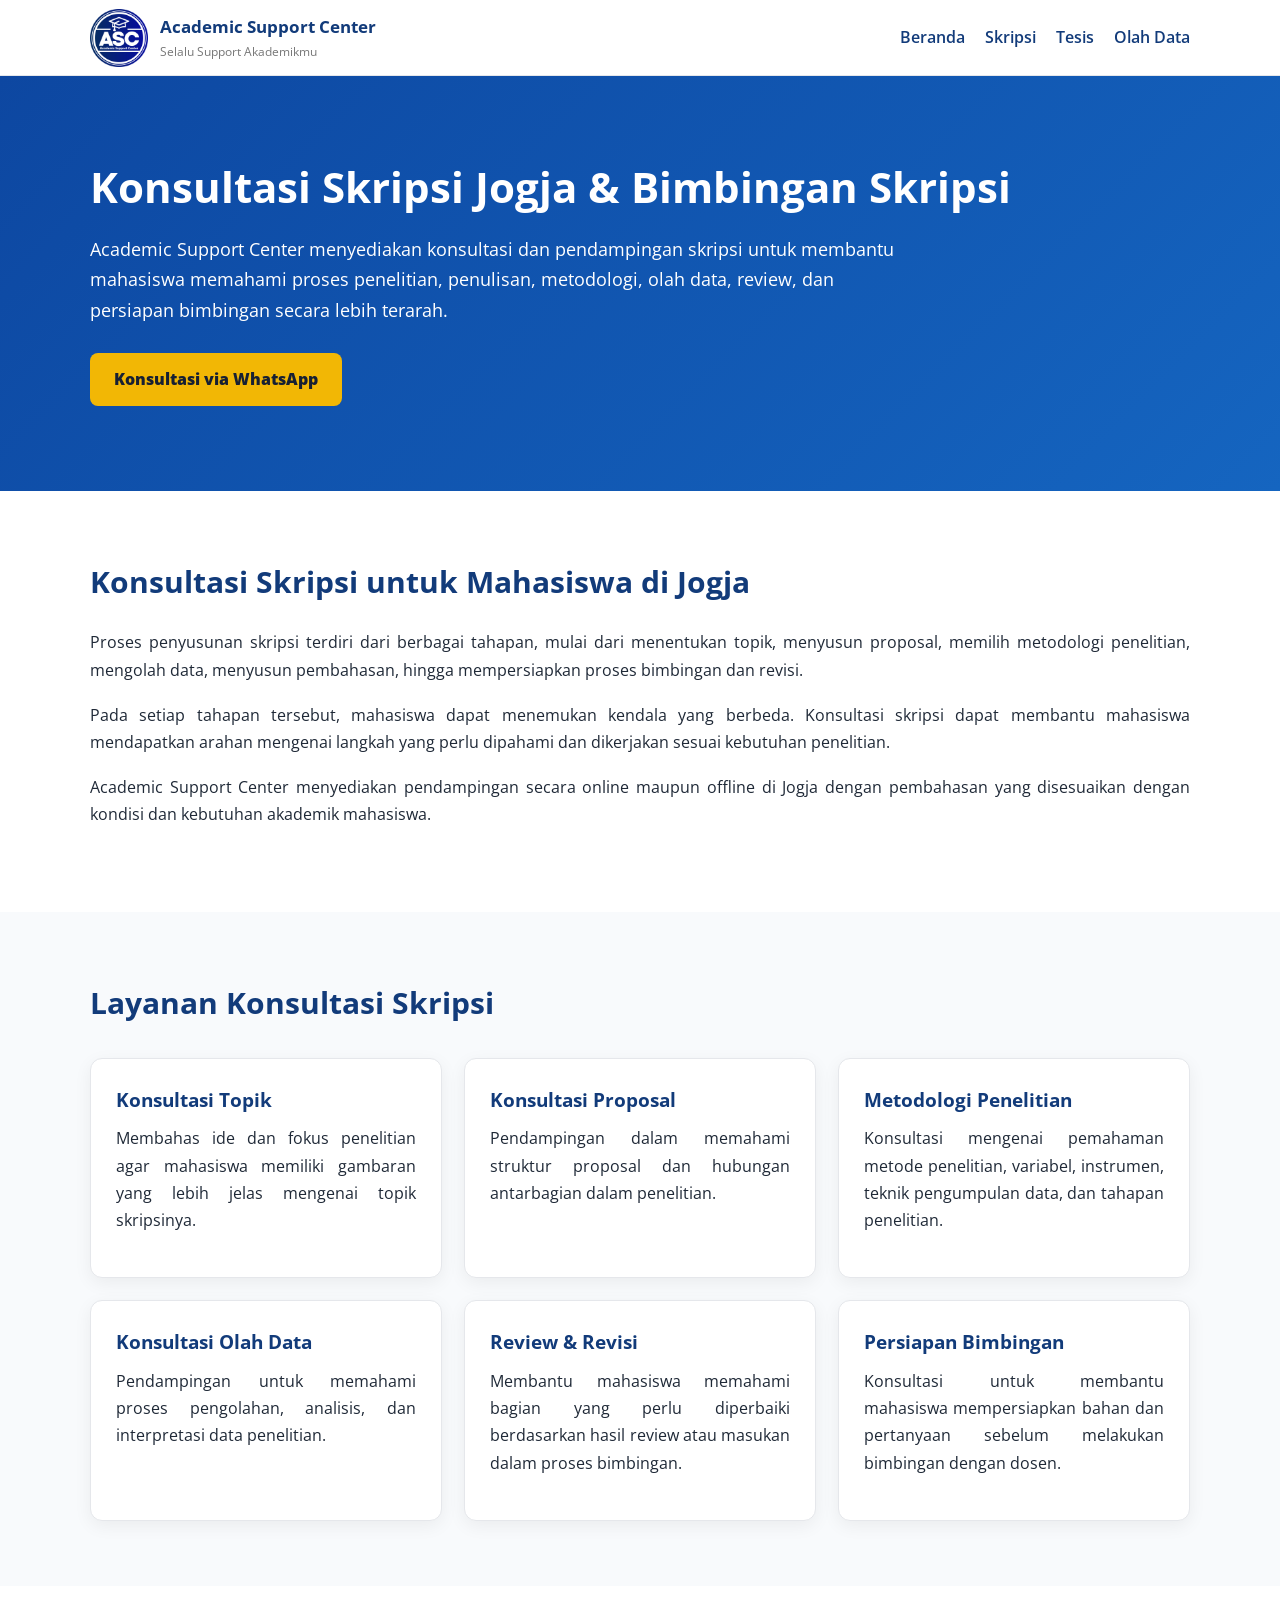
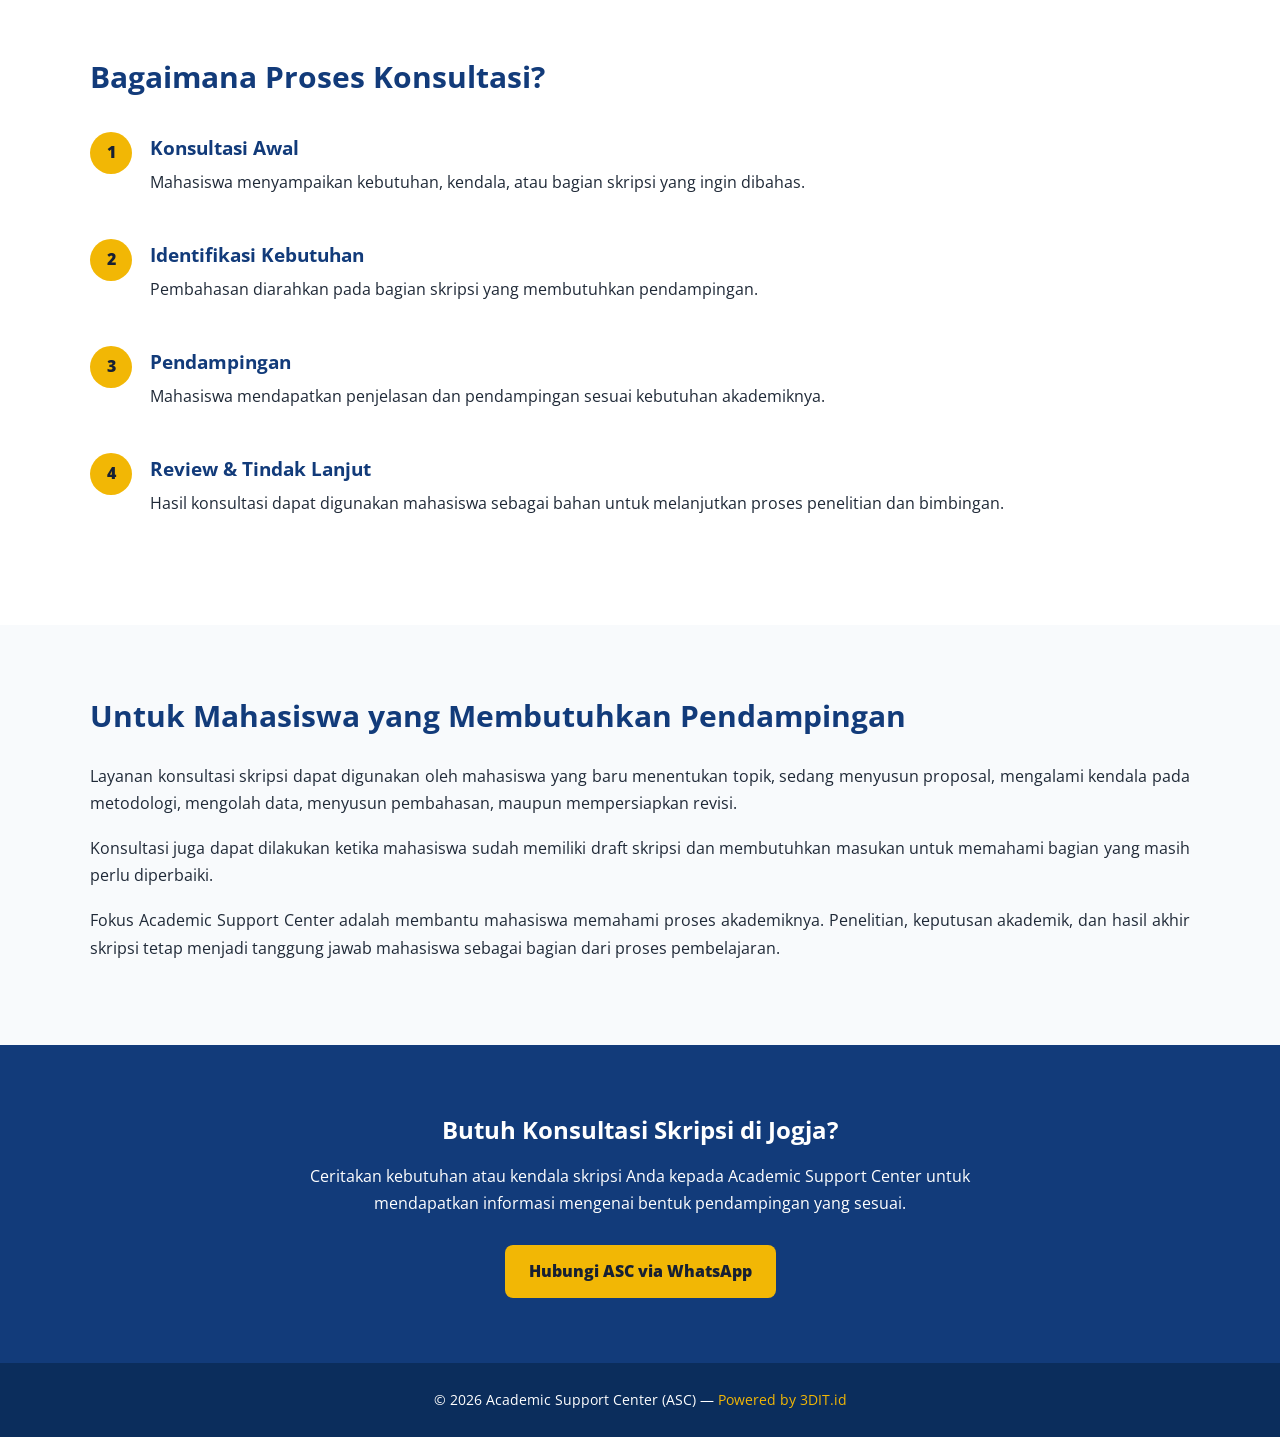
<file: konsultasi-skripsi-jogja.html>
<!DOCTYPE html>
<html lang="id">
<head>

    <meta charset="UTF-8">

    <meta name="viewport"
          content="width=device-width, initial-scale=1.0">

    <title>
        Konsultasi Skripsi Jogja & Bimbingan Skripsi | ASC
    </title>

    <meta name="description"
          content="Academic Support Center menyediakan konsultasi dan pendampingan skripsi di Jogja untuk membantu mahasiswa memahami topik, metodologi, penulisan, olah data, review, dan persiapan bimbingan.">

    <meta name="keywords"
          content="konsultasi skripsi Jogja, bimbingan skripsi Jogja, konsultasi skripsi mahasiswa, pendampingan skripsi Jogja, konsultasi penelitian skripsi">

    <meta name="author"
          content="Academic Support Center">

    <link rel="canonical"
          href="https://ascjogja.github.io/01/konsultasi-skripsi-jogja.html">

    <link rel="icon"
          type="image/png"
          href="./ASC-favicon-512.png">

    <link rel="preconnect"
          href="https://fonts.googleapis.com">

    <link rel="preconnect"
          href="https://fonts.gstatic.com"
          crossorigin>

    <link href="https://fonts.googleapis.com/css2?family=Open+Sans:wght@400;600;700;800&display=swap"
          rel="stylesheet">


    <style>

        * {
            box-sizing: border-box;
            margin: 0;
            padding: 0;
        }


        body {
            font-family: 'Open Sans', sans-serif;
            line-height: 1.7;
            color: #1f2937;
            background: #ffffff;
        }


        header {
            background: #ffffff;
            border-bottom: 1px solid #e5e7eb;
            position: sticky;
            top: 0;
            z-index: 1000;
        }


        .container {
            width: 90%;
            max-width: 1100px;
            margin: auto;
        }


        .navbar {
            min-height: 75px;
            display: flex;
            align-items: center;
            justify-content: space-between;
            gap: 20px;
        }


        .brand {
            display: flex;
            align-items: center;
            gap: 12px;
            text-decoration: none;
            color: #123b7a;
        }


        .brand img {
            width: 58px;
            height: 58px;
            object-fit: contain;
        }


        .brand-text strong {
            display: block;
            font-size: 17px;
        }


        .brand-text span {
            display: block;
            font-size: 12px;
            color: #777;
        }


        nav a {
            text-decoration: none;
            color: #123b7a;
            font-weight: 600;
            margin-left: 16px;
            transition: 0.3s;
        }


        nav a:hover {
            color: #f2b705;
        }


        .hero {
            background:
                linear-gradient(
                    135deg,
                    #0d47a1,
                    #1565c0
                );

            color: white;
            padding: 85px 0;
        }


        .hero h1 {
            font-size: 42px;
            line-height: 1.25;
            margin-bottom: 20px;
        }


        .hero p {
            max-width: 820px;
            font-size: 18px;
        }


        .btn {
            display: inline-block;
            margin-top: 28px;
            padding: 13px 24px;
            border-radius: 8px;
            background: #f2b705;
            color: #172033;
            text-decoration: none;
            font-weight: 800;
            transition: 0.3s;
        }


        .btn:hover {
            transform: translateY(-3px);
            background: #ffd54f;
        }


        section {
            padding: 65px 0;
        }


        .section-title {
            color: #123b7a;
            font-size: 30px;
            margin-bottom: 22px;
        }


        .justify {
            text-align: justify;
            margin-bottom: 18px;
        }


        .cards {
            display: grid;
            grid-template-columns:
                repeat(3, 1fr);

            gap: 22px;
            margin-top: 30px;
        }


        .card {
            background: #ffffff;
            border: 1px solid #e5e7eb;
            border-radius: 12px;
            padding: 25px;

            box-shadow:
                0 5px 18px
                rgba(0,0,0,0.06);

            transition: 0.3s;
        }


        .card:hover {
            transform: translateY(-5px);

            box-shadow:
                0 10px 25px
                rgba(0,0,0,0.10);
        }


        .card h3 {
            color: #123b7a;
            margin-bottom: 10px;
        }


        .highlight {
            background: #f8fafc;
        }


        .steps {
            margin-top: 30px;
        }


        .step {
            display: flex;
            gap: 18px;
            margin-bottom: 25px;
            align-items: flex-start;
        }


        .number {
            min-width: 42px;
            height: 42px;

            display: flex;
            align-items: center;
            justify-content: center;

            background: #f2b705;
            color: #172033;

            border-radius: 50%;

            font-weight: 800;
        }


        .step h3 {
            color: #123b7a;
            margin-bottom: 5px;
        }


        .cta {
            background: #123b7a;
            color: white;
            text-align: center;
        }


        .cta h2 {
            margin-bottom: 12px;
        }


        .cta p {
            max-width: 760px;
            margin: auto;
        }


        footer {
            background: #0b2d5c;
            color: white;
            text-align: center;
            padding: 25px 0;
            font-size: 14px;
        }


        footer a {
            color: #f2b705;
            text-decoration: none;
        }


        @media (max-width: 768px) {

            .navbar {
                flex-direction: column;
                padding: 15px 0;
            }


            nav {
                text-align: center;
            }


            nav a {
                display: inline-block;
                margin: 5px 7px;
            }


            .hero {
                padding: 55px 0;
            }


            .hero h1 {
                font-size: 31px;
            }


            .hero p {
                font-size: 16px;
            }


            .cards {
                grid-template-columns: 1fr;
            }


            section {
                padding: 45px 0;
            }


            .step {
                gap: 12px;
            }

        }

    </style>

</head>


<body>


<header>

    <div class="container navbar">


        <a href="./index.html"
           class="brand">

            <img src="./logoASC.png"
                 alt="Academic Support Center">

            <div class="brand-text">

                <strong>
                    Academic Support Center
                </strong>

                <span>
                    Selalu Support Akademikmu
                </span>

            </div>

        </a>


        <nav>

            <a href="./index.html">
                Beranda
            </a>

            <a href="./jasa-skripsi-jogja.html">
                Skripsi
            </a>

            <a href="./jasa-tesis-jogja.html">
                Tesis
            </a>

            <a href="./olah-data-skripsi.html">
                Olah Data
            </a>

        </nav>


    </div>

</header>



<section class="hero">

    <div class="container">


        <h1>
            Konsultasi Skripsi Jogja & Bimbingan Skripsi
        </h1>


        <p>
            Academic Support Center menyediakan konsultasi dan
            pendampingan skripsi untuk membantu mahasiswa memahami
            proses penelitian, penulisan, metodologi, olah data,
            review, dan persiapan bimbingan secara lebih terarah.
        </p>


        <a class="btn"
           href="https://wa.me/62895391683301?text=Halo%20ASC,%20saya%20ingin%20konsultasi%20skripsi."
           target="_blank"
           rel="noopener noreferrer">

            Konsultasi via WhatsApp

        </a>


    </div>

</section>



<section>

    <div class="container">


        <h2 class="section-title">
            Konsultasi Skripsi untuk Mahasiswa di Jogja
        </h2>


        <p class="justify">
            Proses penyusunan skripsi terdiri dari berbagai tahapan,
            mulai dari menentukan topik, menyusun proposal, memilih
            metodologi penelitian, mengolah data, menyusun pembahasan,
            hingga mempersiapkan proses bimbingan dan revisi.
        </p>


        <p class="justify">
            Pada setiap tahapan tersebut, mahasiswa dapat menemukan
            kendala yang berbeda. Konsultasi skripsi dapat membantu
            mahasiswa mendapatkan arahan mengenai langkah yang perlu
            dipahami dan dikerjakan sesuai kebutuhan penelitian.
        </p>


        <p class="justify">
            Academic Support Center menyediakan pendampingan secara
            online maupun offline di Jogja dengan pembahasan yang
            disesuaikan dengan kondisi dan kebutuhan akademik mahasiswa.
        </p>


    </div>

</section>



<section class="highlight">

    <div class="container">


        <h2 class="section-title">
            Layanan Konsultasi Skripsi
        </h2>


        <div class="cards">


            <div class="card">

                <h3>
                    Konsultasi Topik
                </h3>

                <p class="justify">
                    Membahas ide dan fokus penelitian agar mahasiswa
                    memiliki gambaran yang lebih jelas mengenai
                    topik skripsinya.
                </p>

            </div>


            <div class="card">

                <h3>
                    Konsultasi Proposal
                </h3>

                <p class="justify">
                    Pendampingan dalam memahami struktur proposal
                    dan hubungan antarbagian dalam penelitian.
                </p>

            </div>


            <div class="card">

                <h3>
                    Metodologi Penelitian
                </h3>

                <p class="justify">
                    Konsultasi mengenai pemahaman metode penelitian,
                    variabel, instrumen, teknik pengumpulan data,
                    dan tahapan penelitian.
                </p>

            </div>


            <div class="card">

                <h3>
                    Konsultasi Olah Data
                </h3>

                <p class="justify">
                    Pendampingan untuk memahami proses pengolahan,
                    analisis, dan interpretasi data penelitian.
                </p>

            </div>


            <div class="card">

                <h3>
                    Review & Revisi
                </h3>

                <p class="justify">
                    Membantu mahasiswa memahami bagian yang perlu
                    diperbaiki berdasarkan hasil review atau masukan
                    dalam proses bimbingan.
                </p>

            </div>


            <div class="card">

                <h3>
                    Persiapan Bimbingan
                </h3>

                <p class="justify">
                    Konsultasi untuk membantu mahasiswa mempersiapkan
                    bahan dan pertanyaan sebelum melakukan bimbingan
                    dengan dosen.
                </p>

            </div>


        </div>

    </div>

</section>



<section>

    <div class="container">


        <h2 class="section-title">
            Bagaimana Proses Konsultasi?
        </h2>


        <div class="steps">


            <div class="step">

                <div class="number">
                    1
                </div>

                <div>

                    <h3>
                        Konsultasi Awal
                    </h3>

                    <p class="justify">
                        Mahasiswa menyampaikan kebutuhan, kendala,
                        atau bagian skripsi yang ingin dibahas.
                    </p>

                </div>

            </div>



            <div class="step">

                <div class="number">
                    2
                </div>

                <div>

                    <h3>
                        Identifikasi Kebutuhan
                    </h3>

                    <p class="justify">
                        Pembahasan diarahkan pada bagian skripsi
                        yang membutuhkan pendampingan.
                    </p>

                </div>

            </div>



            <div class="step">

                <div class="number">
                    3
                </div>

                <div>

                    <h3>
                        Pendampingan
                    </h3>

                    <p class="justify">
                        Mahasiswa mendapatkan penjelasan dan
                        pendampingan sesuai kebutuhan akademiknya.
                    </p>

                </div>

            </div>



            <div class="step">

                <div class="number">
                    4
                </div>

                <div>

                    <h3>
                        Review & Tindak Lanjut
                    </h3>

                    <p class="justify">
                        Hasil konsultasi dapat digunakan mahasiswa
                        sebagai bahan untuk melanjutkan proses
                        penelitian dan bimbingan.
                    </p>

                </div>

            </div>


        </div>

    </div>

</section>



<section class="highlight">

    <div class="container">


        <h2 class="section-title">
            Untuk Mahasiswa yang Membutuhkan Pendampingan
        </h2>


        <p class="justify">
            Layanan konsultasi skripsi dapat digunakan oleh mahasiswa
            yang baru menentukan topik, sedang menyusun proposal,
            mengalami kendala pada metodologi, mengolah data,
            menyusun pembahasan, maupun mempersiapkan revisi.
        </p>


        <p class="justify">
            Konsultasi juga dapat dilakukan ketika mahasiswa sudah
            memiliki draft skripsi dan membutuhkan masukan untuk
            memahami bagian yang masih perlu diperbaiki.
        </p>


        <p class="justify">
            Fokus Academic Support Center adalah membantu mahasiswa
            memahami proses akademiknya. Penelitian, keputusan
            akademik, dan hasil akhir skripsi tetap menjadi tanggung
            jawab mahasiswa sebagai bagian dari proses pembelajaran.
        </p>


    </div>

</section>



<section class="cta">

    <div class="container">


        <h2>
            Butuh Konsultasi Skripsi di Jogja?
        </h2>


        <p>
            Ceritakan kebutuhan atau kendala skripsi Anda kepada
            Academic Support Center untuk mendapatkan informasi
            mengenai bentuk pendampingan yang sesuai.
        </p>


        <a class="btn"
           href="https://wa.me/62895391683301?text=Halo%20ASC,%20saya%20ingin%20konsultasi%20skripsi%20di%20Jogja."
           target="_blank"
           rel="noopener noreferrer">

            Hubungi ASC via WhatsApp

        </a>


    </div>

</section>



<footer>

    <p>

        © 2026 Academic Support Center (ASC) —

        <a href="https://3dit-id.github.io/3dit/"
           target="_blank"
           rel="noopener noreferrer">

            Powered by 3DIT.id

        </a>

    </p>

</footer>


</body>
</html>
</file>
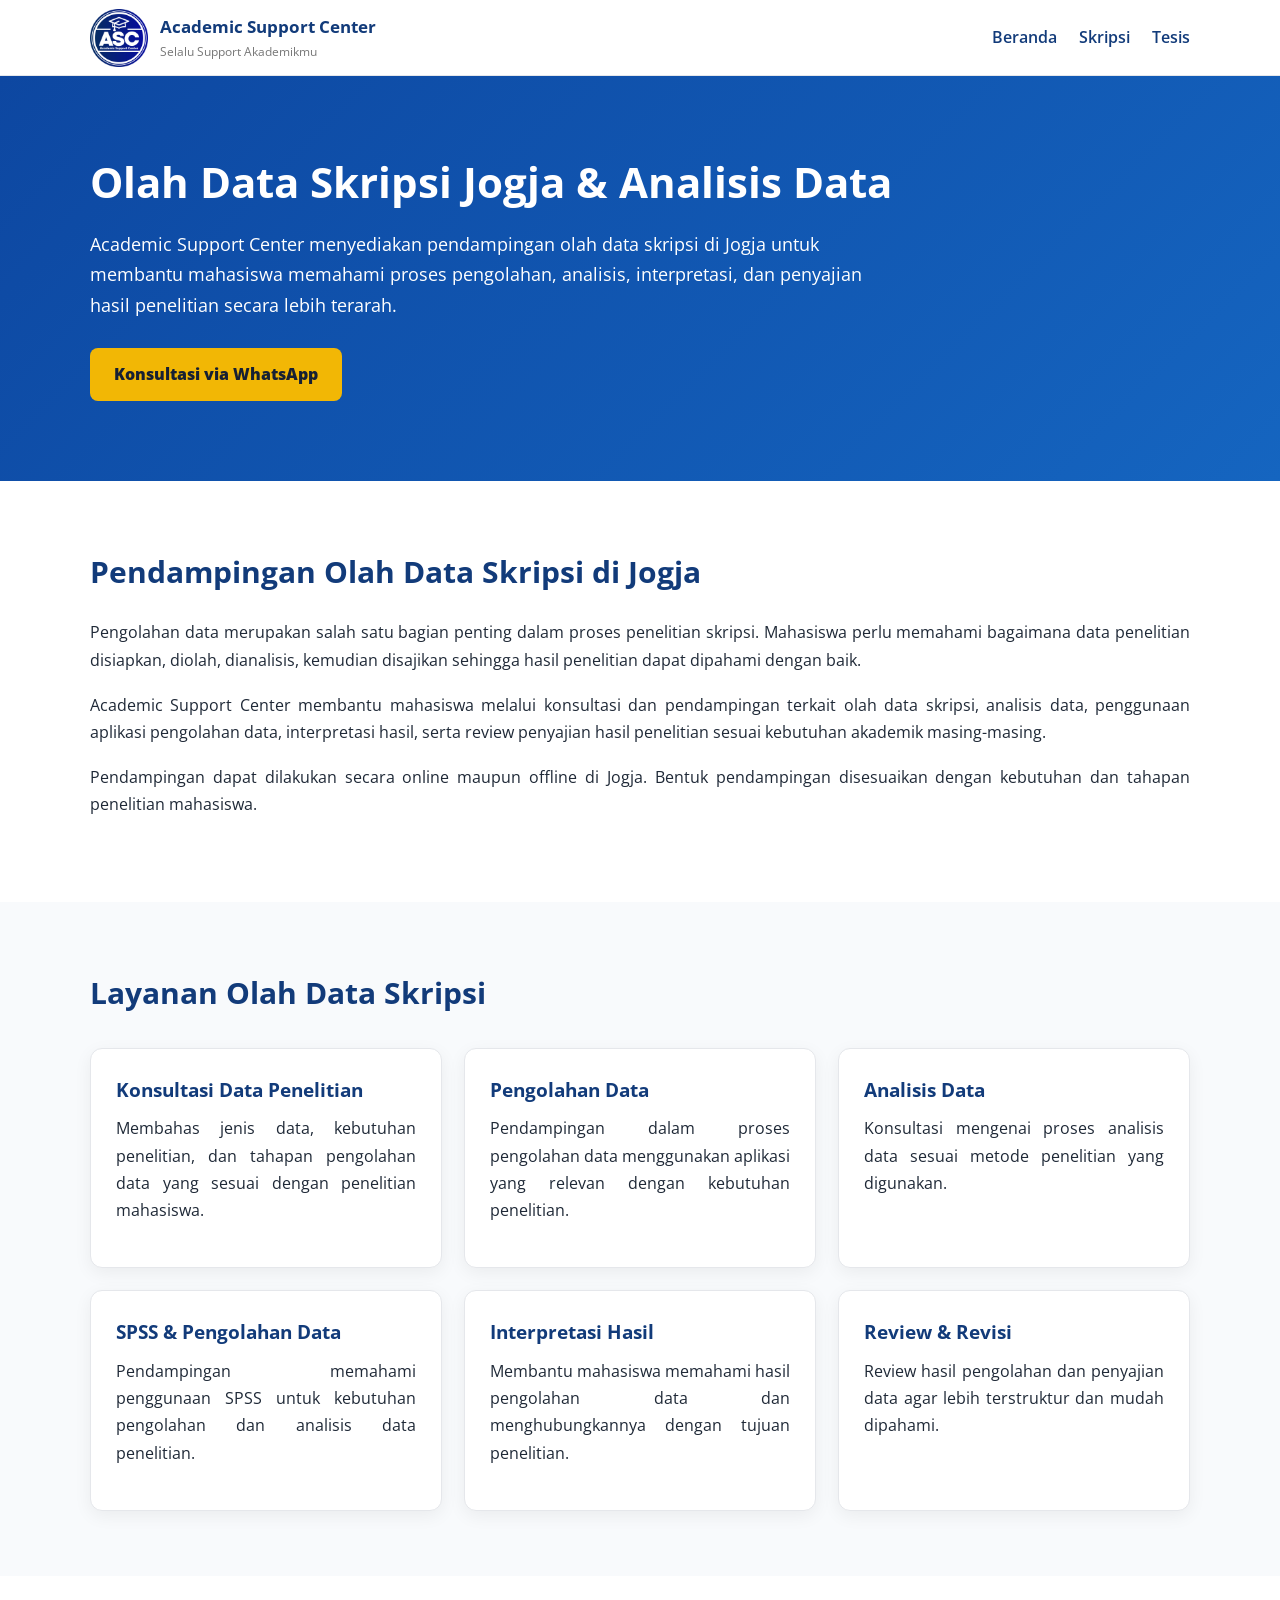
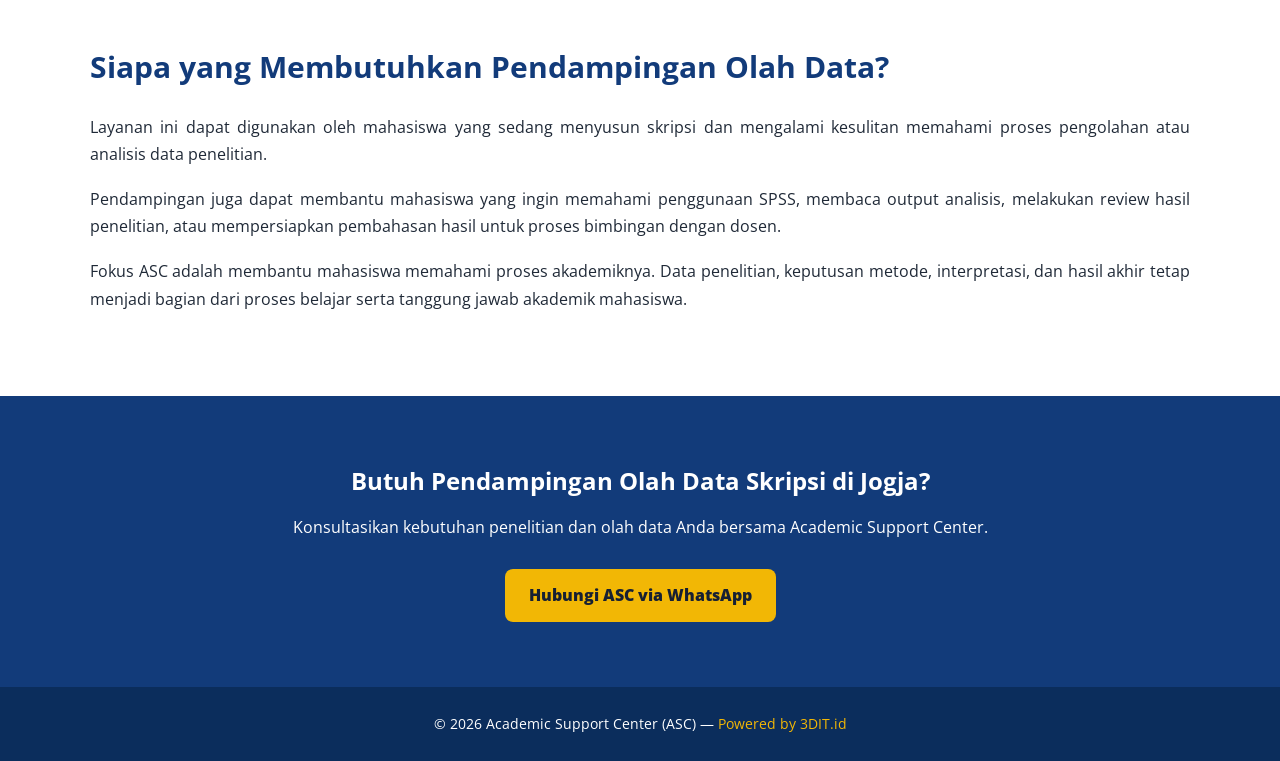
<file: olah-data-skripsi.html>
<!DOCTYPE html>
<html lang="id">
<head>
    <meta charset="UTF-8">
    <meta name="viewport" content="width=device-width, initial-scale=1.0">

    <title>Olah Data Skripsi Jogja & Analisis Data | ASC</title>

    <meta name="description"
          content="Academic Support Center menyediakan pendampingan olah data skripsi di Jogja, konsultasi analisis data, SPSS, interpretasi hasil, review, dan pemahaman analisis penelitian.">

    <meta name="keywords"
          content="olah data skripsi Jogja, jasa olah data skripsi Jogja, analisis data skripsi Jogja, SPSS skripsi Jogja, konsultasi olah data skripsi">

    <meta name="author" content="Academic Support Center">

    <link rel="canonical"
          href="https://ascjogja.github.io/01/olah-data-skripsi.html">

    <link rel="icon"
          type="image/png"
          href="./ASC-favicon-512.png">

    <link rel="preconnect" href="https://fonts.googleapis.com">
    <link rel="preconnect" href="https://fonts.gstatic.com" crossorigin>

    <link href="https://fonts.googleapis.com/css2?family=Open+Sans:wght@400;600;700;800&display=swap"
          rel="stylesheet">

    <style>
        * {
            box-sizing: border-box;
            margin: 0;
            padding: 0;
        }

        body {
            font-family: 'Open Sans', sans-serif;
            line-height: 1.7;
            color: #1f2937;
            background: #ffffff;
        }

        header {
            background: #ffffff;
            border-bottom: 1px solid #e5e7eb;
            position: sticky;
            top: 0;
            z-index: 1000;
        }

        .container {
            width: 90%;
            max-width: 1100px;
            margin: auto;
        }

        .navbar {
            min-height: 75px;
            display: flex;
            align-items: center;
            justify-content: space-between;
            gap: 20px;
        }

        .brand {
            display: flex;
            align-items: center;
            gap: 12px;
            text-decoration: none;
            color: #123b7a;
        }

        .brand img {
            width: 58px;
            height: 58px;
            object-fit: contain;
        }

        .brand-text strong {
            display: block;
            font-size: 17px;
        }

        .brand-text span {
            display: block;
            font-size: 12px;
            color: #777;
        }

        nav a {
            text-decoration: none;
            color: #123b7a;
            font-weight: 600;
            margin-left: 18px;
            transition: 0.3s;
        }

        nav a:hover {
            color: #f2b705;
        }

        .hero {
            background: linear-gradient(135deg, #0d47a1, #1565c0);
            color: white;
            padding: 80px 0;
        }

        .hero h1 {
            font-size: 42px;
            line-height: 1.25;
            margin-bottom: 20px;
        }

        .hero p {
            max-width: 800px;
            font-size: 18px;
        }

        .btn {
            display: inline-block;
            margin-top: 28px;
            padding: 13px 24px;
            border-radius: 8px;
            background: #f2b705;
            color: #172033;
            text-decoration: none;
            font-weight: 800;
            transition: 0.3s;
        }

        .btn:hover {
            transform: translateY(-3px);
            background: #ffd54f;
        }

        section {
            padding: 65px 0;
        }

        .section-title {
            color: #123b7a;
            font-size: 30px;
            margin-bottom: 22px;
        }

        .justify {
            text-align: justify;
            margin-bottom: 18px;
        }

        .cards {
            display: grid;
            grid-template-columns: repeat(3, 1fr);
            gap: 22px;
            margin-top: 30px;
        }

        .card {
            background: #ffffff;
            border: 1px solid #e5e7eb;
            border-radius: 12px;
            padding: 25px;
            box-shadow: 0 5px 18px rgba(0,0,0,0.06);
            transition: 0.3s;
        }

        .card:hover {
            transform: translateY(-5px);
            box-shadow: 0 10px 25px rgba(0,0,0,0.10);
        }

        .card h3 {
            color: #123b7a;
            margin-bottom: 10px;
        }

        .highlight {
            background: #f8fafc;
        }

        .cta {
            background: #123b7a;
            color: white;
            text-align: center;
        }

        .cta h2 {
            margin-bottom: 12px;
        }

        .cta p {
            max-width: 750px;
            margin: auto;
        }

        footer {
            background: #0b2d5c;
            color: white;
            text-align: center;
            padding: 25px 0;
            font-size: 14px;
        }

        footer a {
            color: #f2b705;
            text-decoration: none;
        }

        @media (max-width: 768px) {

            .navbar {
                flex-direction: column;
                padding: 15px 0;
            }

            nav {
                text-align: center;
            }

            nav a {
                display: inline-block;
                margin: 5px 8px;
            }

            .hero {
                padding: 55px 0;
            }

            .hero h1 {
                font-size: 31px;
            }

            .hero p {
                font-size: 16px;
            }

            .cards {
                grid-template-columns: 1fr;
            }

            section {
                padding: 45px 0;
            }
        }
    </style>
</head>

<body>

<header>
    <div class="container navbar">

        <a href="./index.html" class="brand">

            <img src="./logoASC.png"
                 alt="Academic Support Center">

            <div class="brand-text">
                <strong>Academic Support Center</strong>
                <span>Selalu Support Akademikmu</span>
            </div>

        </a>

        <nav>
            <a href="./index.html">Beranda</a>
            <a href="./jasa-skripsi-jogja.html">Skripsi</a>
            <a href="./jasa-tesis-jogja.html">Tesis</a>
        </nav>

    </div>
</header>


<section class="hero">

    <div class="container">

        <h1>
            Olah Data Skripsi Jogja & Analisis Data
        </h1>

        <p>
            Academic Support Center menyediakan pendampingan olah data
            skripsi di Jogja untuk membantu mahasiswa memahami proses
            pengolahan, analisis, interpretasi, dan penyajian hasil penelitian
            secara lebih terarah.
        </p>

        <a class="btn"
           href="https://wa.me/62895391683301?text=Halo%20ASC,%20saya%20ingin%20konsultasi%20olah%20data%20skripsi."
           target="_blank"
           rel="noopener noreferrer">
            Konsultasi via WhatsApp
        </a>

    </div>

</section>


<section>

    <div class="container">

        <h2 class="section-title">
            Pendampingan Olah Data Skripsi di Jogja
        </h2>

        <p class="justify">
            Pengolahan data merupakan salah satu bagian penting dalam proses
            penelitian skripsi. Mahasiswa perlu memahami bagaimana data
            penelitian disiapkan, diolah, dianalisis, kemudian disajikan
            sehingga hasil penelitian dapat dipahami dengan baik.
        </p>

        <p class="justify">
            Academic Support Center membantu mahasiswa melalui konsultasi
            dan pendampingan terkait olah data skripsi, analisis data,
            penggunaan aplikasi pengolahan data, interpretasi hasil,
            serta review penyajian hasil penelitian sesuai kebutuhan
            akademik masing-masing.
        </p>

        <p class="justify">
            Pendampingan dapat dilakukan secara online maupun offline di
            Jogja. Bentuk pendampingan disesuaikan dengan kebutuhan dan
            tahapan penelitian mahasiswa.
        </p>

    </div>

</section>


<section class="highlight">

    <div class="container">

        <h2 class="section-title">
            Layanan Olah Data Skripsi
        </h2>

        <div class="cards">

            <div class="card">
                <h3>Konsultasi Data Penelitian</h3>

                <p class="justify">
                    Membahas jenis data, kebutuhan penelitian, dan tahapan
                    pengolahan data yang sesuai dengan penelitian mahasiswa.
                </p>
            </div>


            <div class="card">
                <h3>Pengolahan Data</h3>

                <p class="justify">
                    Pendampingan dalam proses pengolahan data menggunakan
                    aplikasi yang relevan dengan kebutuhan penelitian.
                </p>
            </div>


            <div class="card">
                <h3>Analisis Data</h3>

                <p class="justify">
                    Konsultasi mengenai proses analisis data sesuai metode
                    penelitian yang digunakan.
                </p>
            </div>


            <div class="card">
                <h3>SPSS & Pengolahan Data</h3>

                <p class="justify">
                    Pendampingan memahami penggunaan SPSS untuk kebutuhan
                    pengolahan dan analisis data penelitian.
                </p>
            </div>


            <div class="card">
                <h3>Interpretasi Hasil</h3>

                <p class="justify">
                    Membantu mahasiswa memahami hasil pengolahan data dan
                    menghubungkannya dengan tujuan penelitian.
                </p>
            </div>


            <div class="card">
                <h3>Review & Revisi</h3>

                <p class="justify">
                    Review hasil pengolahan dan penyajian data agar lebih
                    terstruktur dan mudah dipahami.
                </p>
            </div>

        </div>

    </div>

</section>


<section>

    <div class="container">

        <h2 class="section-title">
            Siapa yang Membutuhkan Pendampingan Olah Data?
        </h2>

        <p class="justify">
            Layanan ini dapat digunakan oleh mahasiswa yang sedang menyusun
            skripsi dan mengalami kesulitan memahami proses pengolahan atau
            analisis data penelitian.
        </p>

        <p class="justify">
            Pendampingan juga dapat membantu mahasiswa yang ingin memahami
            penggunaan SPSS, membaca output analisis, melakukan review hasil
            penelitian, atau mempersiapkan pembahasan hasil untuk proses
            bimbingan dengan dosen.
        </p>

        <p class="justify">
            Fokus ASC adalah membantu mahasiswa memahami proses akademiknya.
            Data penelitian, keputusan metode, interpretasi, dan hasil akhir
            tetap menjadi bagian dari proses belajar serta tanggung jawab
            akademik mahasiswa.
        </p>

    </div>

</section>


<section class="cta">

    <div class="container">

        <h2>
            Butuh Pendampingan Olah Data Skripsi di Jogja?
        </h2>

        <p>
            Konsultasikan kebutuhan penelitian dan olah data Anda bersama
            Academic Support Center.
        </p>

        <a class="btn"
           href="https://wa.me/62895391683301?text=Halo%20ASC,%20saya%20ingin%20konsultasi%20olah%20data%20skripsi%20di%20Jogja."
           target="_blank"
           rel="noopener noreferrer">
            Hubungi ASC via WhatsApp
        </a>

    </div>

</section>


<footer>

    <p>
        © 2026 Academic Support Center (ASC) —
        <a href="https://3dit-id.github.io/3dit/"
           target="_blank"
           rel="noopener noreferrer">
            Powered by 3DIT.id
        </a>
    </p>

</footer>

</body>
</html>
</file>
